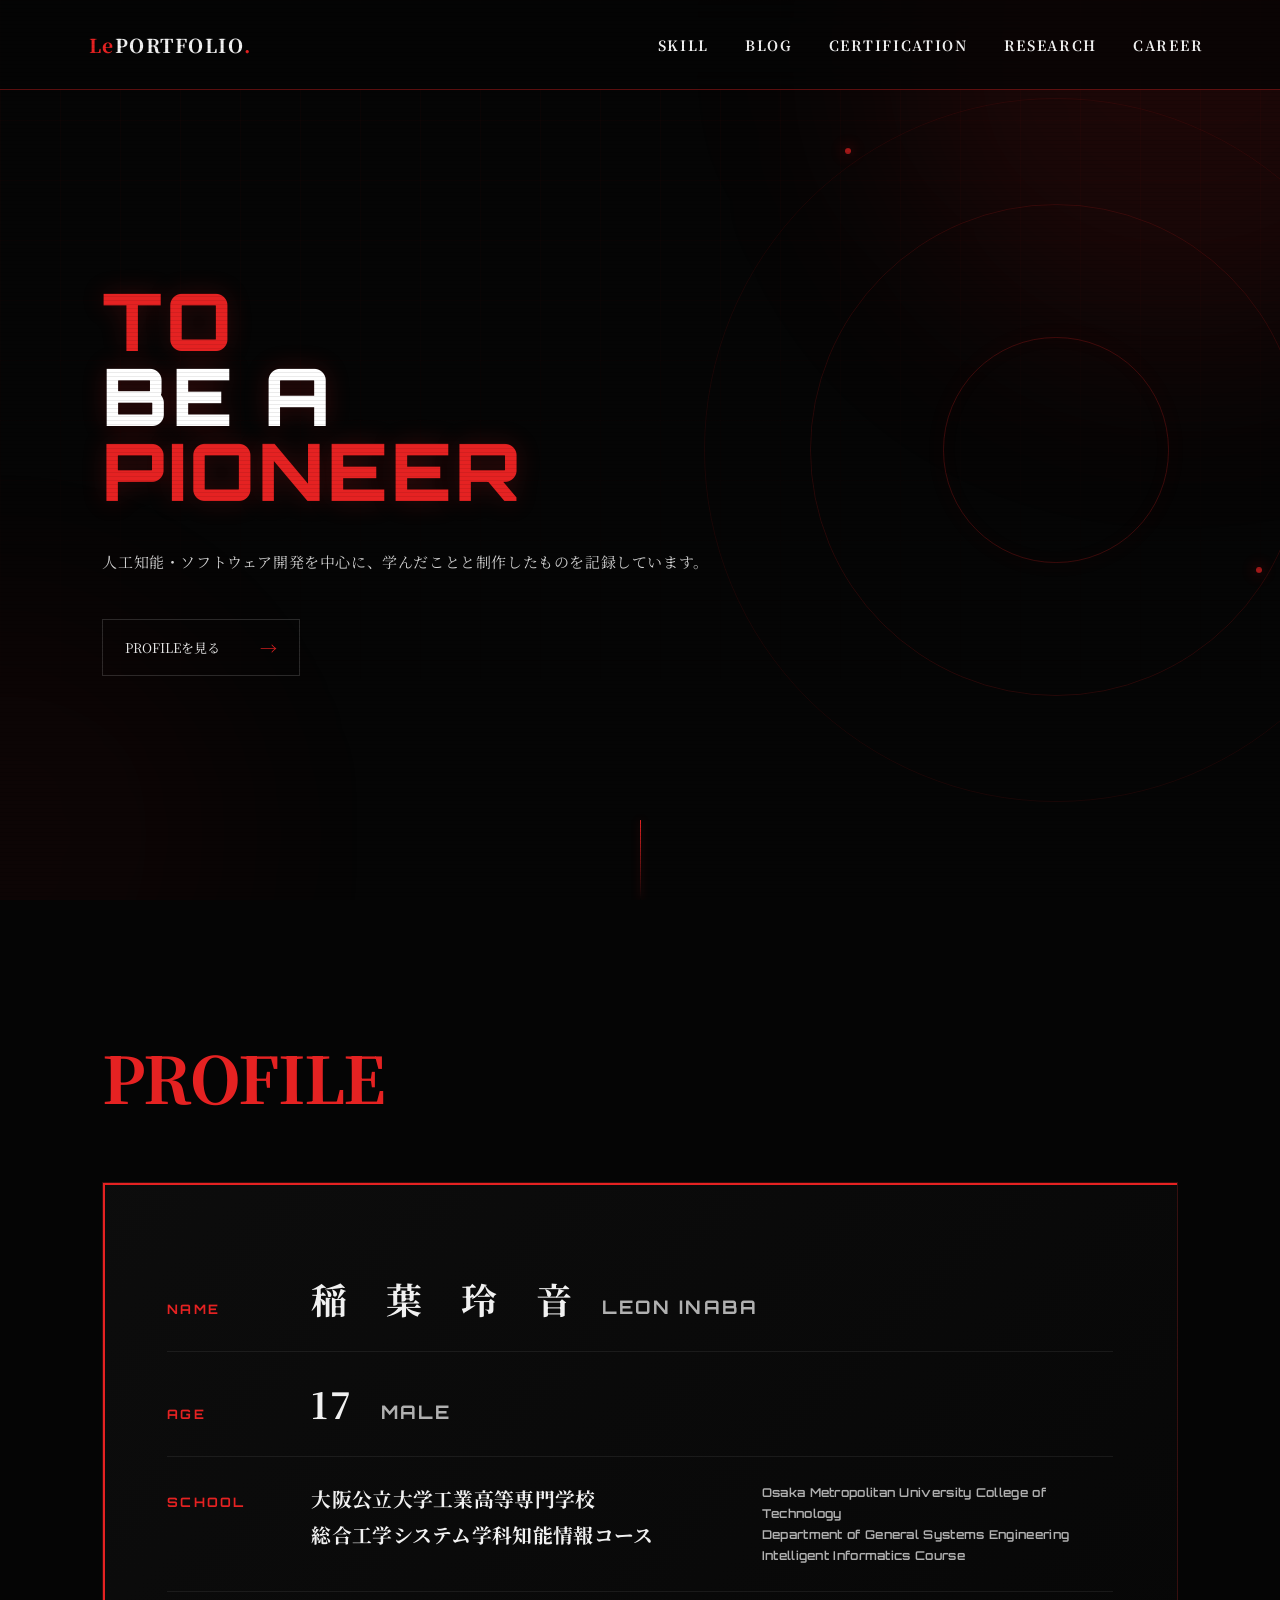
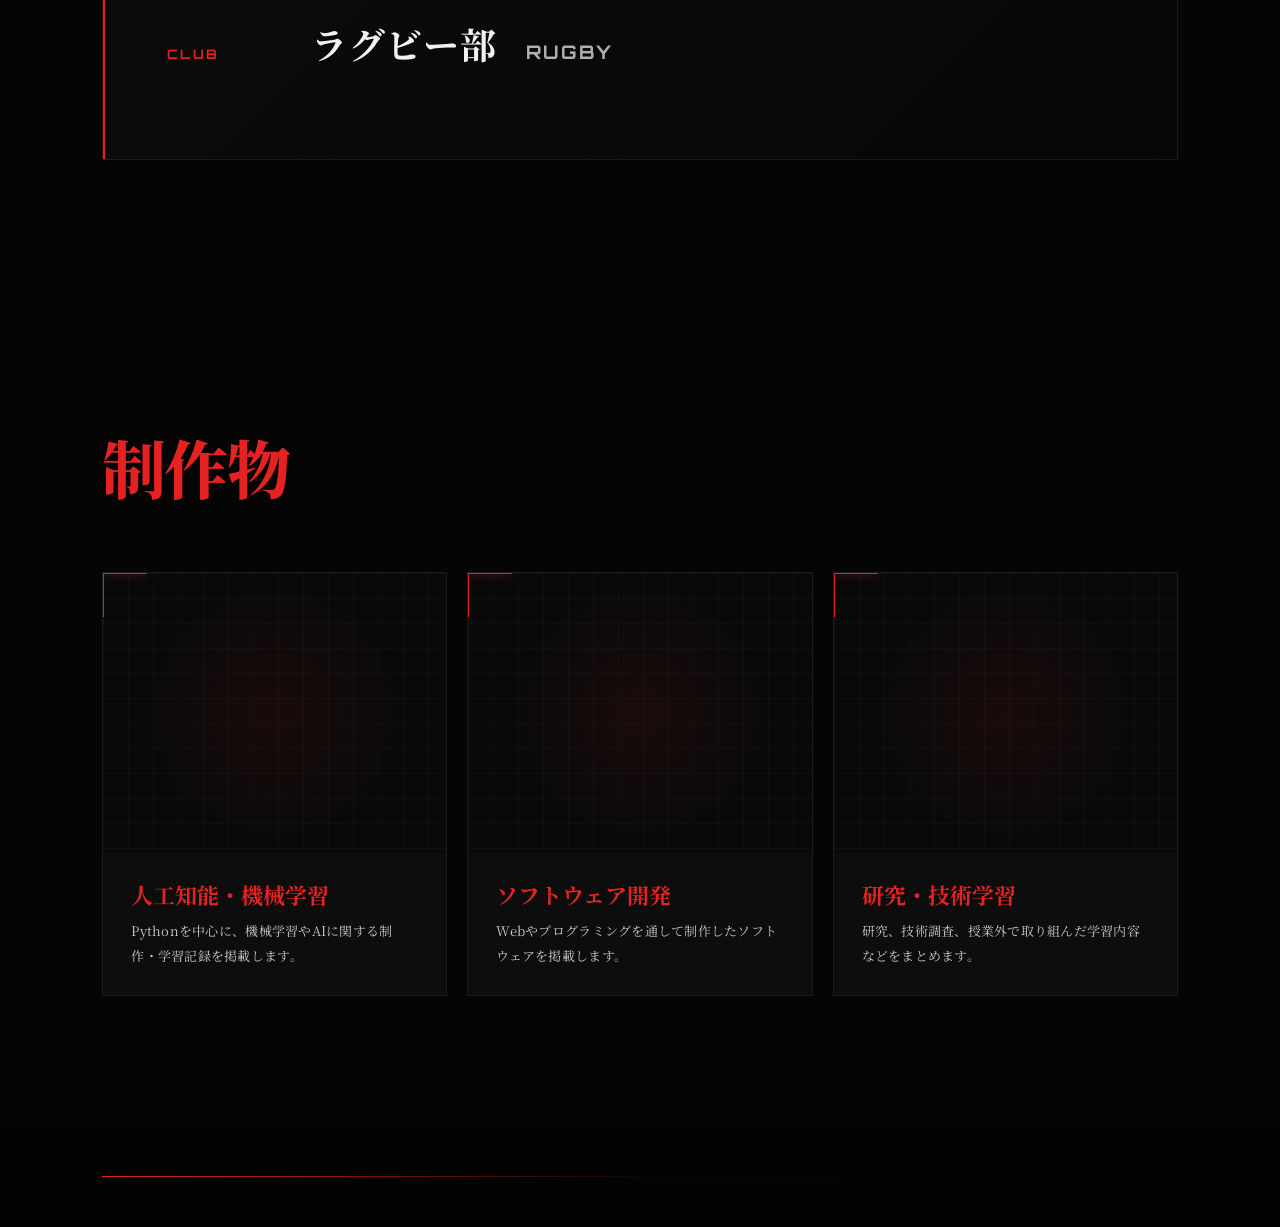
<file: index.html>
<!DOCTYPE html>
<html lang="ja">
<head>
  <meta charset="UTF-8">
  <meta name="viewport" content="width=device-width, initial-scale=1.0">
  <title>LEON INABA｜PORTFOLIO</title>
  <link rel="preconnect" href="https://fonts.googleapis.com">
  <link rel="preconnect" href="https://fonts.gstatic.com" crossorigin>
  <link href="https://fonts.googleapis.com/css2?family=Noto+Serif+JP:wght@400;500;600;700;800;900&family=Orbitron:wght@500;600;700;800;900&display=swap" rel="stylesheet">
  <link rel="stylesheet" href="style.css?v=20260903-0615">
  <link rel="stylesheet" href="japanese-theme.css?v=20260905-0622">
  <style>
    header .logo {
      color: var(--white) !important;
      text-shadow: none !important;
    }
    header .logo span {
      color: var(--red) !important;
    }
    header nav a,
    header nav a.active {
      color: var(--white) !important;
      text-shadow: none !important;
    }
    header nav a:hover,
    header nav a.active:hover {
      color: var(--red-bright) !important;
    }

    .profile { position: relative; }
    .profile-box {
      position: relative;
      max-width: 1080px;
      min-height: 360px;
      margin: 0 auto;
      padding: clamp(34px, 5vw, 64px);
      border: 1px solid rgba(229, 34, 34, 0.2);
      background: linear-gradient(135deg, rgba(13,13,13,0.96), rgba(7,7,7,0.96));
      overflow: hidden;
    }
    .profile-box::before {
      content: "";
      position: absolute;
      top: 0;
      left: 0;
      width: 0;
      height: 2px;
      background: var(--red);
      transition: width 1s cubic-bezier(0.22, 1, 0.36, 1);
    }
    .profile-box::after {
      content: "";
      position: absolute;
      top: 0;
      left: 0;
      width: 2px;
      height: 0;
      background: var(--red);
      transition: height 1s cubic-bezier(0.22, 1, 0.36, 1) 0.12s;
    }
    .profile.is-visible .profile-box::before { width: 100%; }
    .profile.is-visible .profile-box::after { height: 100%; }
    .profile-grid { display: grid; gap: 0; }
    .profile-row {
      display: grid;
      grid-template-columns: 120px 1fr;
      align-items: baseline;
      gap: 24px;
      padding: 24px 0;
      border-bottom: 1px solid rgba(255,255,255,0.07);
      opacity: 0;
      transform: translateY(26px);
      transition: opacity 0.7s ease, transform 0.85s cubic-bezier(0.22, 1, 0.36, 1);
    }
    .profile-row:last-child { border-bottom: 0; }
    .profile-row:nth-child(2) { transition-delay: 0.12s; }
    .profile-row:nth-child(3) { transition-delay: 0.24s; }
    .profile-row:nth-child(4) { transition-delay: 0.36s; }
    .profile.is-visible .profile-row { opacity: 1; transform: translateY(0); }
    .profile-label {
      color: var(--red);
      font-family: "Orbitron", sans-serif;
      font-size: 13px;
      font-weight: 700;
      letter-spacing: 0.16em;
    }
    .profile-value {
      color: var(--white);
      font-family: "Noto Serif JP", "Yu Mincho", "Hiragino Mincho ProN", serif;
      font-size: clamp(22px, 3vw, 36px);
      font-weight: 700;
      line-height: 1.55;
      letter-spacing: 0.04em;
    }
    .profile-value .en {
      margin-left: 18px;
      color: rgba(241,241,241,0.72);
      font-family: "Orbitron", sans-serif;
      font-size: 0.52em;
      letter-spacing: 0.12em;
      white-space: nowrap;
    }
    .school-pair {
      display: grid;
      grid-template-columns: minmax(0, 1.08fr) minmax(0, 0.92fr);
      gap: clamp(18px, 3vw, 42px);
      align-items: start;
    }
    .school-ja, .school-en { min-width: 0; }
    .school-ja {
      font-size: clamp(15px, 1.55vw, 21px);
      line-height: 1.85;
      letter-spacing: 0.015em;
    }
    .school-en {
      padding-top: 1px;
      color: rgba(241,241,241,0.72);
      font-family: "Orbitron", sans-serif;
      font-size: clamp(10px, 0.95vw, 13px);
      font-weight: 600;
      line-height: 1.75;
      letter-spacing: 0.025em;
    }
    @media (max-width: 700px) {
      .profile-row { grid-template-columns: 1fr; gap: 8px; padding: 20px 0; }
      .profile-value .en { display: block; margin: 6px 0 0; }
      .school-pair { grid-template-columns: 1fr; gap: 14px; }
      .school-ja { font-size: clamp(14px, 4.2vw, 18px); }
      .school-en { font-size: clamp(10px, 3.2vw, 12px); }
    }
    @media (prefers-reduced-motion: reduce) {
      .profile-box::before { width: 100%; transition: none; }
      .profile-box::after { height: 100%; transition: none; }
      .profile-row { opacity: 1; transform: none; transition: none; }
    }
  </style>
</head>
<body>
  <div class="background" aria-hidden="true">
    <div class="grid"></div>
    <div class="glow glow-1"></div>
    <div class="glow glow-2"></div>
  </div>
  <header>
    <a href="#" class="logo"><span>Le</span>PORTFOLIO<span>.</span></a>
    <nav>
      <a href="skill.html">SKILL</a>
      <a href="#activity">BLOG</a>
      <a href="certification.html">CERTIFICATION</a>
      <a href="#research">RESEARCH</a>
      <a href="career.html">CAREER</a>
    </nav>
  </header>
  <main>
    <section class="hero">
      <div class="hero-content">
        <h1 aria-label="TO BE A PIONEER">
          <span class="hero-line">TO</span>
          <span class="hero-line hero-line-white">BE A</span>
          <span class="hero-line">PIONEER</span>
        </h1>
        <p>人工知能・ソフトウェア開発を中心に、学んだことと制作したものを記録しています。</p>
        <a href="#profile" class="hero-button">PROFILEを見る <span>→</span></a>
      </div>
      <div class="hero-decoration" aria-hidden="true">
        <div class="circle circle-1"></div>
        <div class="circle circle-2"></div>
        <div class="circle circle-3"></div>
      </div>
      <div class="scroll-line" aria-hidden="true"></div>
    </section>

    <section id="profile" class="profile">
      <div class="section-heading"><h2>PROFILE</h2></div>
      <div class="profile-box">
        <div class="profile-grid">
          <div class="profile-row">
            <div class="profile-label">NAME</div>
            <div class="profile-value">稲　葉　玲　音 <span class="en">LEON INABA</span></div>
          </div>
          <div class="profile-row">
            <div class="profile-label">AGE</div>
            <div class="profile-value">17 <span class="en">MALE</span></div>
          </div>
          <div class="profile-row">
            <div class="profile-label">SCHOOL</div>
            <div class="profile-value school-pair">
              <div class="school-ja">大阪公立大学工業高等専門学校<br>総合工学システム学科知能情報コース</div>
              <div class="school-en">Osaka Metropolitan University College of Technology<br>Department of General Systems Engineering<br>Intelligent Informatics Course</div>
            </div>
          </div>
          <div class="profile-row">
            <div class="profile-label">CLUB</div>
            <div class="profile-value">ラグビー部 <span class="en">RUGBY</span></div>
          </div>
        </div>
      </div>
    </section>

    <section id="works" class="works">
      <div class="section-heading"><h2>制作物</h2></div>
      <div class="works-grid">
        <article class="work-card"><div class="work-image"></div><div class="work-content"><h3>人工知能・機械学習</h3><p>Pythonを中心に、機械学習やAIに関する制作・学習記録を掲載します。</p></div></article>
        <article class="work-card"><div class="work-image"></div><div class="work-content"><h3>ソフトウェア開発</h3><p>Webやプログラミングを通して制作したソフトウェアを掲載します。</p></div></article>
        <article class="work-card"><div class="work-image"></div><div class="work-content"><h3>研究・技術学習</h3><p>研究、技術調査、授業外で取り組んだ学習内容などをまとめます。</p></div></article>
      </div>
    </section>
  </main>
  <footer><div class="footer-line"></div></footer>

  <script>
    (() => {
      const profile = document.querySelector('.profile');
      if (!profile) return;
      const reduceMotion = window.matchMedia('(prefers-reduced-motion: reduce)').matches;
      if (reduceMotion || !('IntersectionObserver' in window)) {
        profile.classList.add('is-visible');
        return;
      }
      const observer = new IntersectionObserver((entries) => {
        entries.forEach((entry) => {
          if (!entry.isIntersecting) return;
          entry.target.classList.add('is-visible');
          observer.unobserve(entry.target);
        });
      }, { threshold: 0.24, rootMargin: '0px 0px -8% 0px' });
      observer.observe(profile);
    })();
  </script>
</body>
</html>
</file>
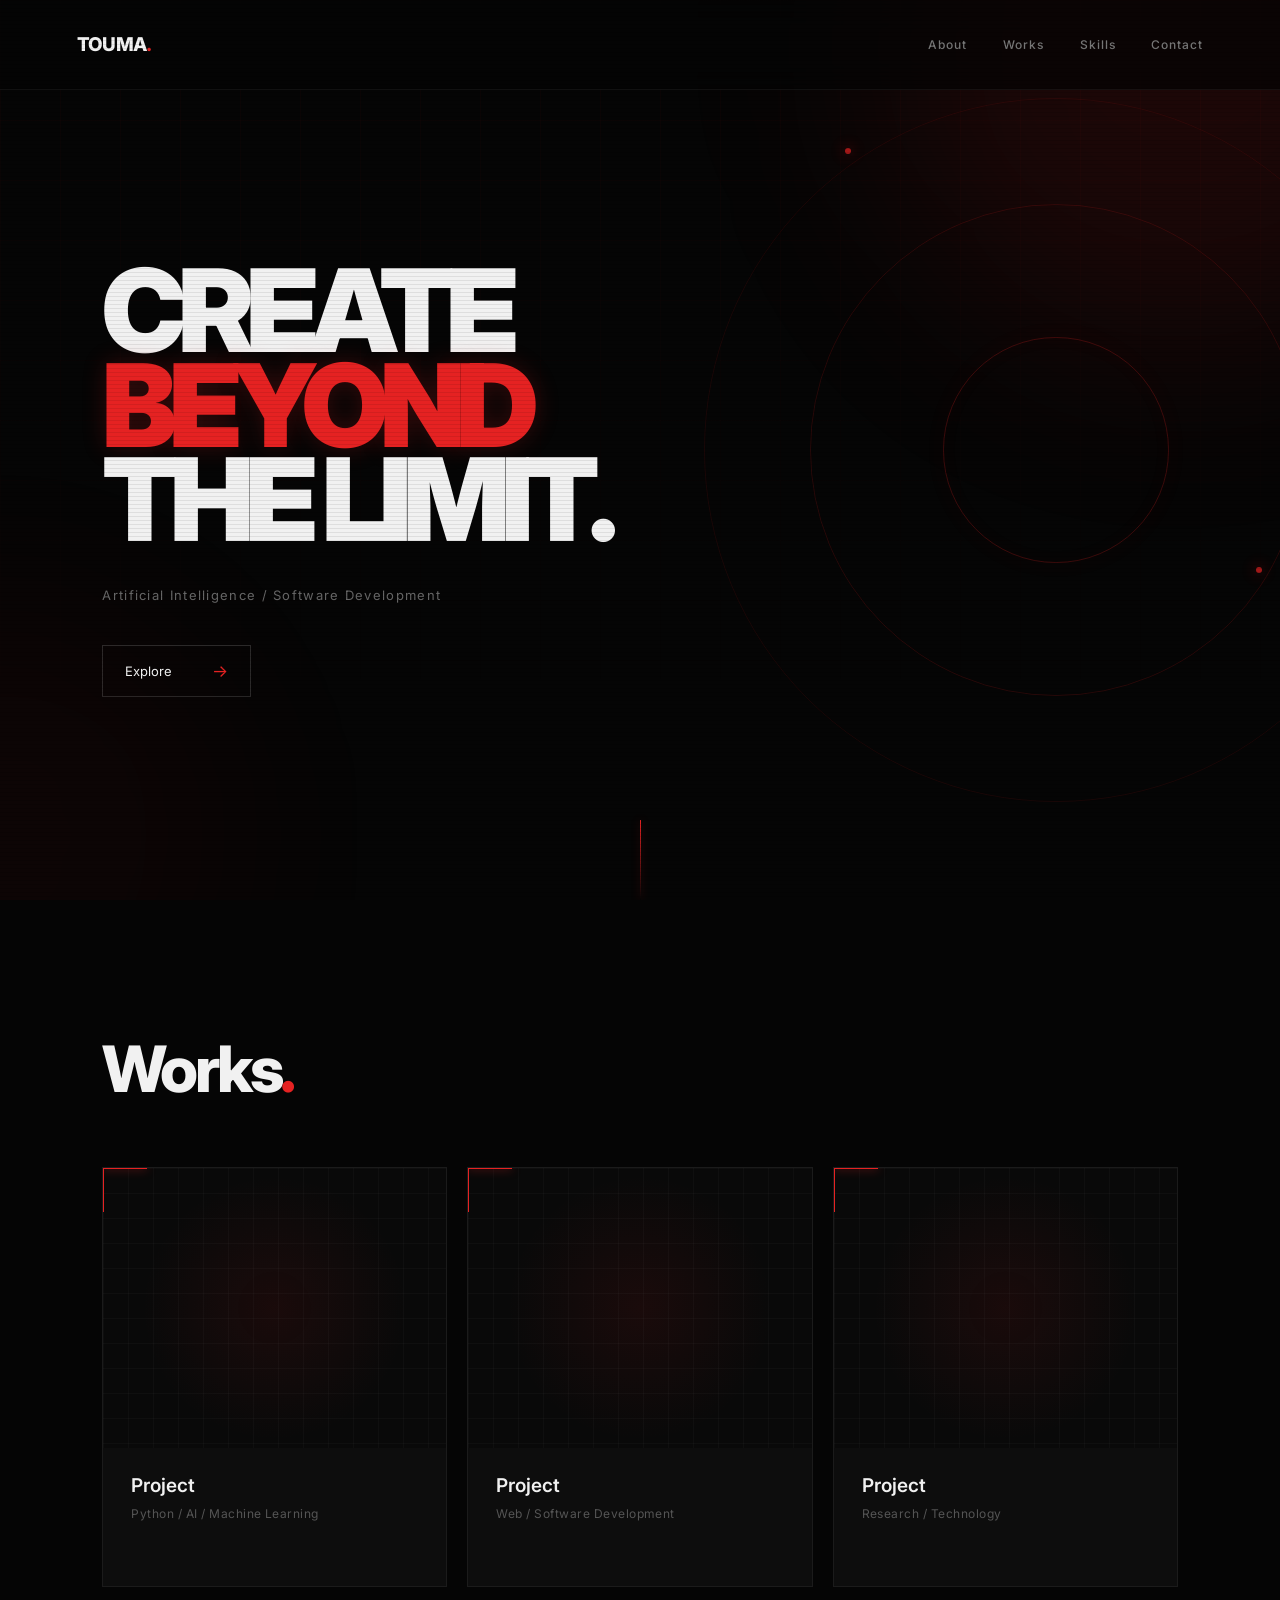
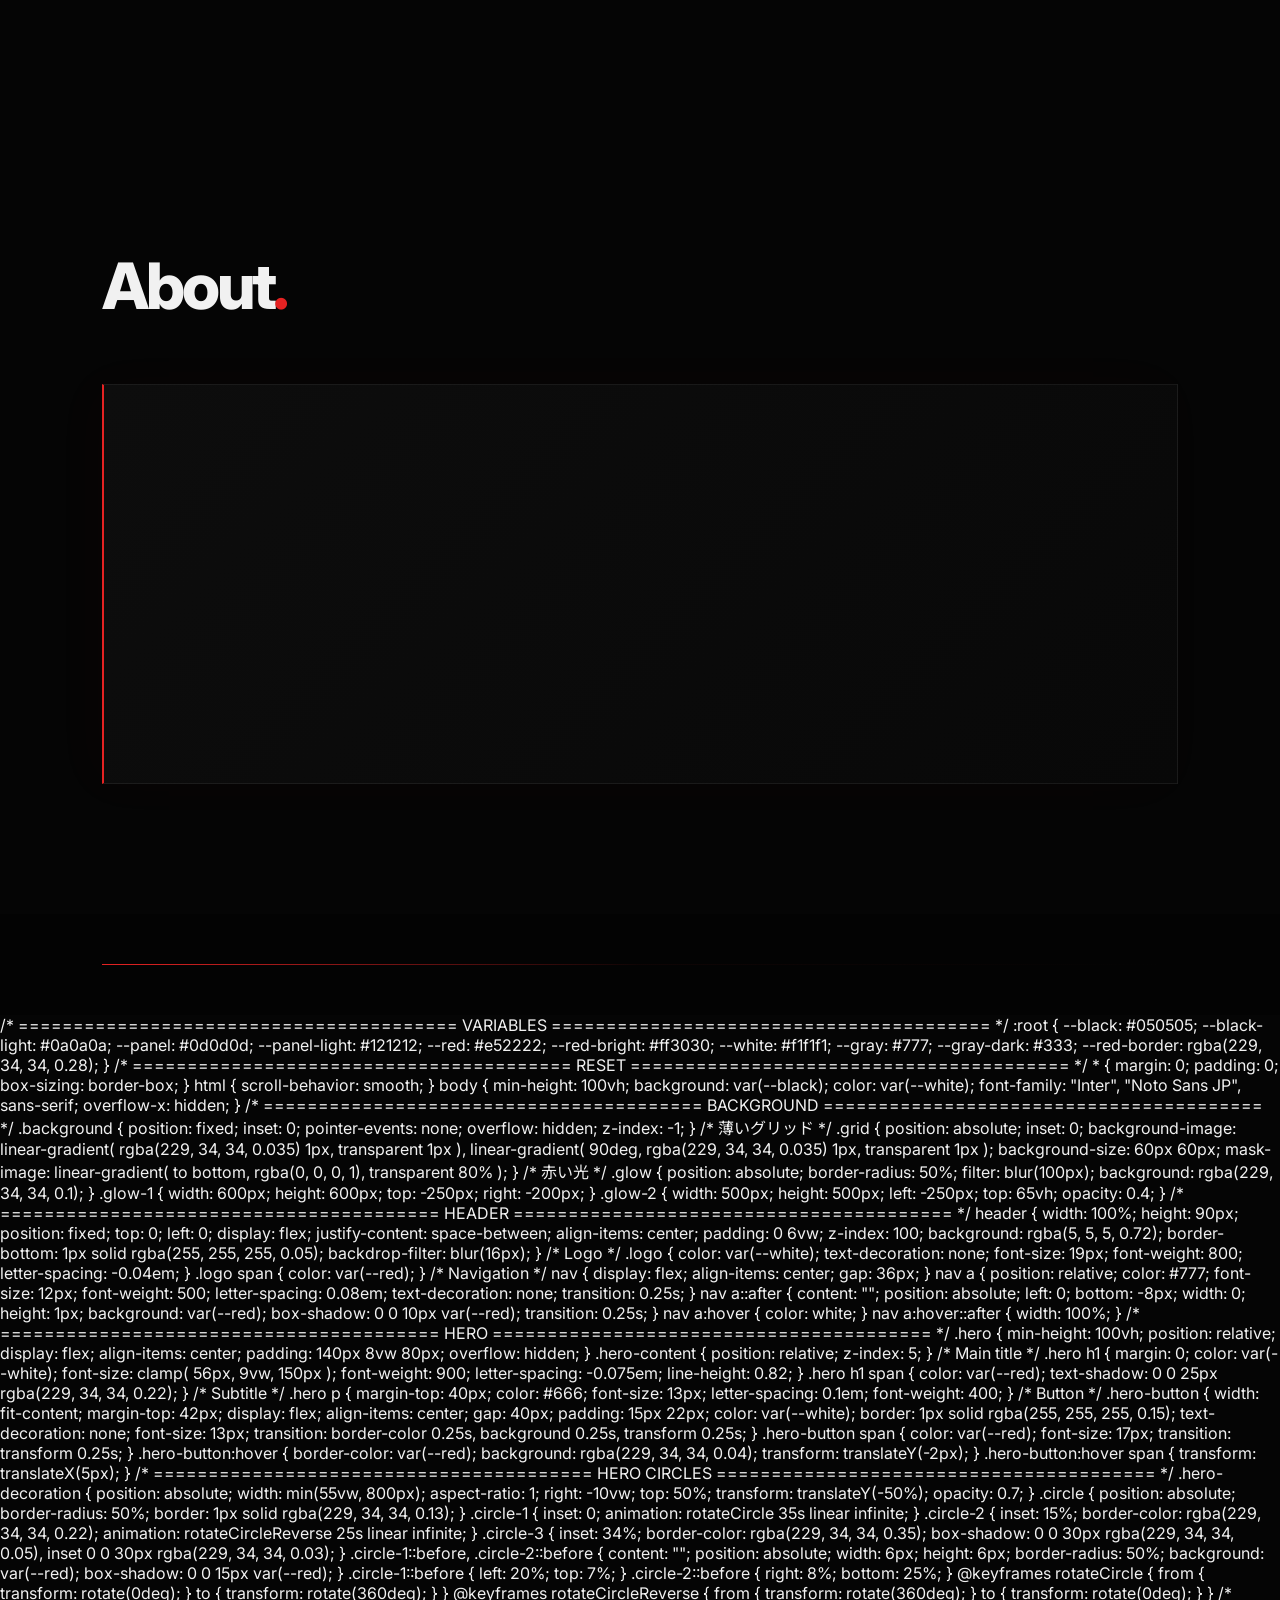
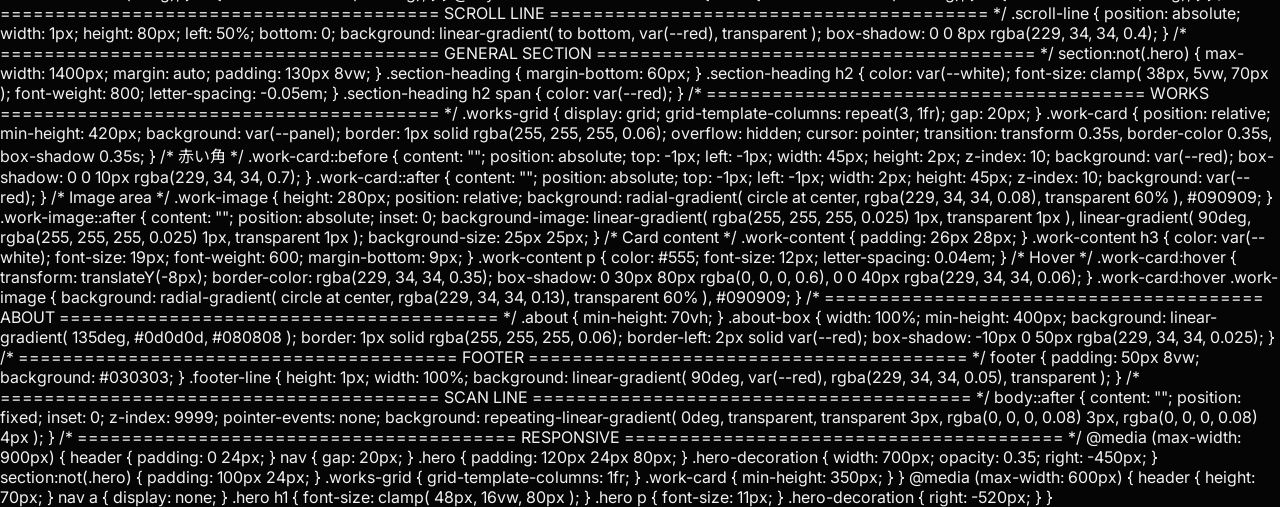
<file: ウェブ作成テストサイトファイル/index.html>
<!DOCTYPE html>
<html lang="ja">
<head>
  <meta charset="UTF-8">
  <meta name="viewport" content="width=device-width, initial-scale=1.0">

  <title>Portfolio</title>

  <link rel="preconnect" href="https://fonts.googleapis.com">
  <link rel="preconnect" href="https://fonts.gstatic.com" crossorigin>

  <link
    href="https://fonts.googleapis.com/css2?family=Inter:wght@400;500;600;700;800;900&family=Noto+Sans+JP:wght@300;400;500;600;700&display=swap"
    rel="stylesheet"
  >

  <link rel="stylesheet" href="style.css">
</head>

<body>

  <!-- 背景 -->
  <div class="background">
    <div class="grid"></div>
    <div class="glow glow-1"></div>
    <div class="glow glow-2"></div>
  </div>


  <!-- Navigation -->
  <header>
    <a href="#" class="logo">
      TOUMA<span>.</span>
    </a>

    <nav>
      <a href="#about">About</a>
      <a href="#works">Works</a>
      <a href="#skills">Skills</a>
      <a href="#contact">Contact</a>
    </nav>
  </header>


  <!-- Hero -->
  <main>

    <section class="hero">

      <div class="hero-content">

        <h1>
          CREATE<br>
          <span>BEYOND</span><br>
          THE LIMIT.
        </h1>

        <p>
          Artificial Intelligence / Software Development
        </p>

        <a href="#works" class="hero-button">
          Explore
          <span>→</span>
        </a>

      </div>

      <div class="hero-decoration">
        <div class="circle circle-1"></div>
        <div class="circle circle-2"></div>
        <div class="circle circle-3"></div>
      </div>

      <div class="scroll-line"></div>

    </section>


    <!-- Works -->
    <section id="works" class="works">

      <div class="section-heading">
        <h2>Works<span>.</span></h2>
      </div>

      <div class="works-grid">

        <article class="work-card">
          <div class="work-image"></div>

          <div class="work-content">
            <h3>Project</h3>
            <p>Python / AI / Machine Learning</p>
          </div>
        </article>


        <article class="work-card">
          <div class="work-image"></div>

          <div class="work-content">
            <h3>Project</h3>
            <p>Web / Software Development</p>
          </div>
        </article>


        <article class="work-card">
          <div class="work-image"></div>

          <div class="work-content">
            <h3>Project</h3>
            <p>Research / Technology</p>
          </div>
        </article>

      </div>

    </section>


    <!-- About -->
    <section id="about" class="about">

      <div class="section-heading">
        <h2>About<span>.</span></h2>
      </div>

      <div class="about-box"></div>

    </section>

  </main>


  <footer>
    <div class="footer-line"></div>
  </footer>

</body>
</html>


/* ========================================
   VARIABLES
======================================== */

:root {
  --black: #050505;
  --black-light: #0a0a0a;
  --panel: #0d0d0d;
  --panel-light: #121212;

  --red: #e52222;
  --red-bright: #ff3030;

  --white: #f1f1f1;
  --gray: #777;
  --gray-dark: #333;

  --red-border: rgba(229, 34, 34, 0.28);
}


/* ========================================
   RESET
======================================== */

* {
  margin: 0;
  padding: 0;
  box-sizing: border-box;
}

html {
  scroll-behavior: smooth;
}

body {
  min-height: 100vh;

  background: var(--black);
  color: var(--white);

  font-family:
    "Inter",
    "Noto Sans JP",
    sans-serif;

  overflow-x: hidden;
}


/* ========================================
   BACKGROUND
======================================== */

.background {
  position: fixed;
  inset: 0;

  pointer-events: none;

  overflow: hidden;

  z-index: -1;
}


/* 薄いグリッド */

.grid {
  position: absolute;
  inset: 0;

  background-image:

    linear-gradient(
      rgba(229, 34, 34, 0.035) 1px,
      transparent 1px
    ),

    linear-gradient(
      90deg,
      rgba(229, 34, 34, 0.035) 1px,
      transparent 1px
    );

  background-size: 60px 60px;

  mask-image:
    linear-gradient(
      to bottom,
      rgba(0, 0, 0, 1),
      transparent 80%
    );
}


/* 赤い光 */

.glow {
  position: absolute;

  border-radius: 50%;

  filter: blur(100px);

  background: rgba(229, 34, 34, 0.1);
}


.glow-1 {
  width: 600px;
  height: 600px;

  top: -250px;
  right: -200px;
}


.glow-2 {
  width: 500px;
  height: 500px;

  left: -250px;
  top: 65vh;

  opacity: 0.4;
}


/* ========================================
   HEADER
======================================== */

header {
  width: 100%;
  height: 90px;

  position: fixed;
  top: 0;
  left: 0;

  display: flex;
  justify-content: space-between;
  align-items: center;

  padding: 0 6vw;

  z-index: 100;

  background: rgba(5, 5, 5, 0.72);

  border-bottom:
    1px solid rgba(255, 255, 255, 0.05);

  backdrop-filter: blur(16px);
}


/* Logo */

.logo {
  color: var(--white);

  text-decoration: none;

  font-size: 19px;

  font-weight: 800;

  letter-spacing: -0.04em;
}


.logo span {
  color: var(--red);
}


/* Navigation */

nav {
  display: flex;

  align-items: center;

  gap: 36px;
}


nav a {
  position: relative;

  color: #777;

  font-size: 12px;

  font-weight: 500;

  letter-spacing: 0.08em;

  text-decoration: none;

  transition: 0.25s;
}


nav a::after {
  content: "";

  position: absolute;

  left: 0;
  bottom: -8px;

  width: 0;
  height: 1px;

  background: var(--red);

  box-shadow:
    0 0 10px var(--red);

  transition: 0.25s;
}


nav a:hover {
  color: white;
}


nav a:hover::after {
  width: 100%;
}


/* ========================================
   HERO
======================================== */

.hero {
  min-height: 100vh;

  position: relative;

  display: flex;

  align-items: center;

  padding:
    140px
    8vw
    80px;

  overflow: hidden;
}


.hero-content {
  position: relative;

  z-index: 5;
}


/* Main title */

.hero h1 {
  margin: 0;

  color: var(--white);

  font-size:
    clamp(
      56px,
      9vw,
      150px
    );

  font-weight: 900;

  letter-spacing: -0.075em;

  line-height: 0.82;
}


.hero h1 span {
  color: var(--red);

  text-shadow:
    0 0 25px
    rgba(229, 34, 34, 0.22);
}


/* Subtitle */

.hero p {
  margin-top: 40px;

  color: #666;

  font-size: 13px;

  letter-spacing: 0.1em;

  font-weight: 400;
}


/* Button */

.hero-button {
  width: fit-content;

  margin-top: 42px;

  display: flex;

  align-items: center;

  gap: 40px;

  padding:
    15px
    22px;

  color: var(--white);

  border:
    1px solid
    rgba(255, 255, 255, 0.15);

  text-decoration: none;

  font-size: 13px;

  transition:
    border-color 0.25s,
    background 0.25s,
    transform 0.25s;
}


.hero-button span {
  color: var(--red);

  font-size: 17px;

  transition: transform 0.25s;
}


.hero-button:hover {
  border-color: var(--red);

  background:
    rgba(229, 34, 34, 0.04);

  transform:
    translateY(-2px);
}


.hero-button:hover span {
  transform:
    translateX(5px);
}


/* ========================================
   HERO CIRCLES
======================================== */

.hero-decoration {
  position: absolute;

  width: min(55vw, 800px);
  aspect-ratio: 1;

  right: -10vw;
  top: 50%;

  transform:
    translateY(-50%);

  opacity: 0.7;
}


.circle {
  position: absolute;

  border-radius: 50%;

  border:
    1px solid
    rgba(229, 34, 34, 0.13);
}


.circle-1 {
  inset: 0;

  animation:
    rotateCircle
    35s linear infinite;
}


.circle-2 {
  inset: 15%;

  border-color:
    rgba(229, 34, 34, 0.22);

  animation:
    rotateCircleReverse
    25s linear infinite;
}


.circle-3 {
  inset: 34%;

  border-color:
    rgba(229, 34, 34, 0.35);

  box-shadow:

    0 0 30px
    rgba(229, 34, 34, 0.05),

    inset 0 0 30px
    rgba(229, 34, 34, 0.03);
}


.circle-1::before,
.circle-2::before {
  content: "";

  position: absolute;

  width: 6px;
  height: 6px;

  border-radius: 50%;

  background: var(--red);

  box-shadow:
    0 0 15px var(--red);
}


.circle-1::before {
  left: 20%;
  top: 7%;
}


.circle-2::before {
  right: 8%;
  bottom: 25%;
}


@keyframes rotateCircle {

  from {
    transform:
      rotate(0deg);
  }

  to {
    transform:
      rotate(360deg);
  }

}


@keyframes rotateCircleReverse {

  from {
    transform:
      rotate(360deg);
  }

  to {
    transform:
      rotate(0deg);
  }

}


/* ========================================
   SCROLL LINE
======================================== */

.scroll-line {
  position: absolute;

  width: 1px;
  height: 80px;

  left: 50%;

  bottom: 0;

  background:
    linear-gradient(
      to bottom,
      var(--red),
      transparent
    );

  box-shadow:
    0 0 8px
    rgba(229, 34, 34, 0.4);
}


/* ========================================
   GENERAL SECTION
======================================== */

section:not(.hero) {
  max-width: 1400px;

  margin: auto;

  padding:
    130px
    8vw;
}


.section-heading {
  margin-bottom: 60px;
}


.section-heading h2 {
  color: var(--white);

  font-size:
    clamp(
      38px,
      5vw,
      70px
    );

  font-weight: 800;

  letter-spacing:
    -0.05em;
}


.section-heading h2 span {
  color: var(--red);
}


/* ========================================
   WORKS
======================================== */

.works-grid {
  display: grid;

  grid-template-columns:
    repeat(3, 1fr);

  gap: 20px;
}


.work-card {
  position: relative;

  min-height: 420px;

  background:
    var(--panel);

  border:
    1px solid
    rgba(255, 255, 255, 0.06);

  overflow: hidden;

  cursor: pointer;

  transition:
    transform 0.35s,
    border-color 0.35s,
    box-shadow 0.35s;
}


/* 赤い角 */

.work-card::before {
  content: "";

  position: absolute;

  top: -1px;
  left: -1px;

  width: 45px;
  height: 2px;

  z-index: 10;

  background: var(--red);

  box-shadow:
    0 0 10px
    rgba(229, 34, 34, 0.7);
}


.work-card::after {
  content: "";

  position: absolute;

  top: -1px;
  left: -1px;

  width: 2px;
  height: 45px;

  z-index: 10;

  background: var(--red);
}


/* Image area */

.work-image {
  height: 280px;

  position: relative;

  background:

    radial-gradient(
      circle at center,
      rgba(229, 34, 34, 0.08),
      transparent 60%
    ),

    #090909;
}


.work-image::after {
  content: "";

  position: absolute;

  inset: 0;

  background-image:

    linear-gradient(
      rgba(255, 255, 255, 0.025) 1px,
      transparent 1px
    ),

    linear-gradient(
      90deg,
      rgba(255, 255, 255, 0.025) 1px,
      transparent 1px
    );

  background-size:
    25px 25px;
}


/* Card content */

.work-content {
  padding:
    26px
    28px;
}


.work-content h3 {
  color: var(--white);

  font-size: 19px;

  font-weight: 600;

  margin-bottom: 9px;
}


.work-content p {
  color: #555;

  font-size: 12px;

  letter-spacing: 0.04em;
}


/* Hover */

.work-card:hover {
  transform:
    translateY(-8px);

  border-color:
    rgba(229, 34, 34, 0.35);

  box-shadow:

    0 30px 80px
    rgba(0, 0, 0, 0.6),

    0 0 40px
    rgba(229, 34, 34, 0.06);
}


.work-card:hover .work-image {
  background:

    radial-gradient(
      circle at center,
      rgba(229, 34, 34, 0.13),
      transparent 60%
    ),

    #090909;
}


/* ========================================
   ABOUT
======================================== */

.about {
  min-height: 70vh;
}


.about-box {
  width: 100%;

  min-height: 400px;

  background:
    linear-gradient(
      135deg,
      #0d0d0d,
      #080808
    );

  border:
    1px solid
    rgba(255, 255, 255, 0.06);

  border-left:
    2px solid
    var(--red);

  box-shadow:
    -10px 0 50px
    rgba(229, 34, 34, 0.025);
}


/* ========================================
   FOOTER
======================================== */

footer {
  padding:
    50px
    8vw;

  background:
    #030303;
}


.footer-line {
  height: 1px;

  width: 100%;

  background:
    linear-gradient(
      90deg,
      var(--red),
      rgba(229, 34, 34, 0.05),
      transparent
    );
}


/* ========================================
   SCAN LINE
======================================== */

body::after {
  content: "";

  position: fixed;

  inset: 0;

  z-index: 9999;

  pointer-events: none;

  background:
    repeating-linear-gradient(
      0deg,
      transparent,
      transparent 3px,
      rgba(0, 0, 0, 0.08) 3px,
      rgba(0, 0, 0, 0.08) 4px
    );
}


/* ========================================
   RESPONSIVE
======================================== */

@media (max-width: 900px) {

  header {
    padding:
      0
      24px;
  }


  nav {
    gap: 20px;
  }


  .hero {
    padding:
      120px
      24px
      80px;
  }


  .hero-decoration {
    width: 700px;

    opacity: 0.35;

    right: -450px;
  }


  section:not(.hero) {
    padding:
      100px
      24px;
  }


  .works-grid {
    grid-template-columns:
      1fr;
  }


  .work-card {
    min-height: 350px;
  }

}


@media (max-width: 600px) {

  header {
    height: 70px;
  }


  nav a {
    display: none;
  }


  .hero h1 {
    font-size:
      clamp(
        48px,
        16vw,
        80px
      );
  }


  .hero p {
    font-size: 11px;
  }


  .hero-decoration {
    right: -520px;
  }

}
</file>
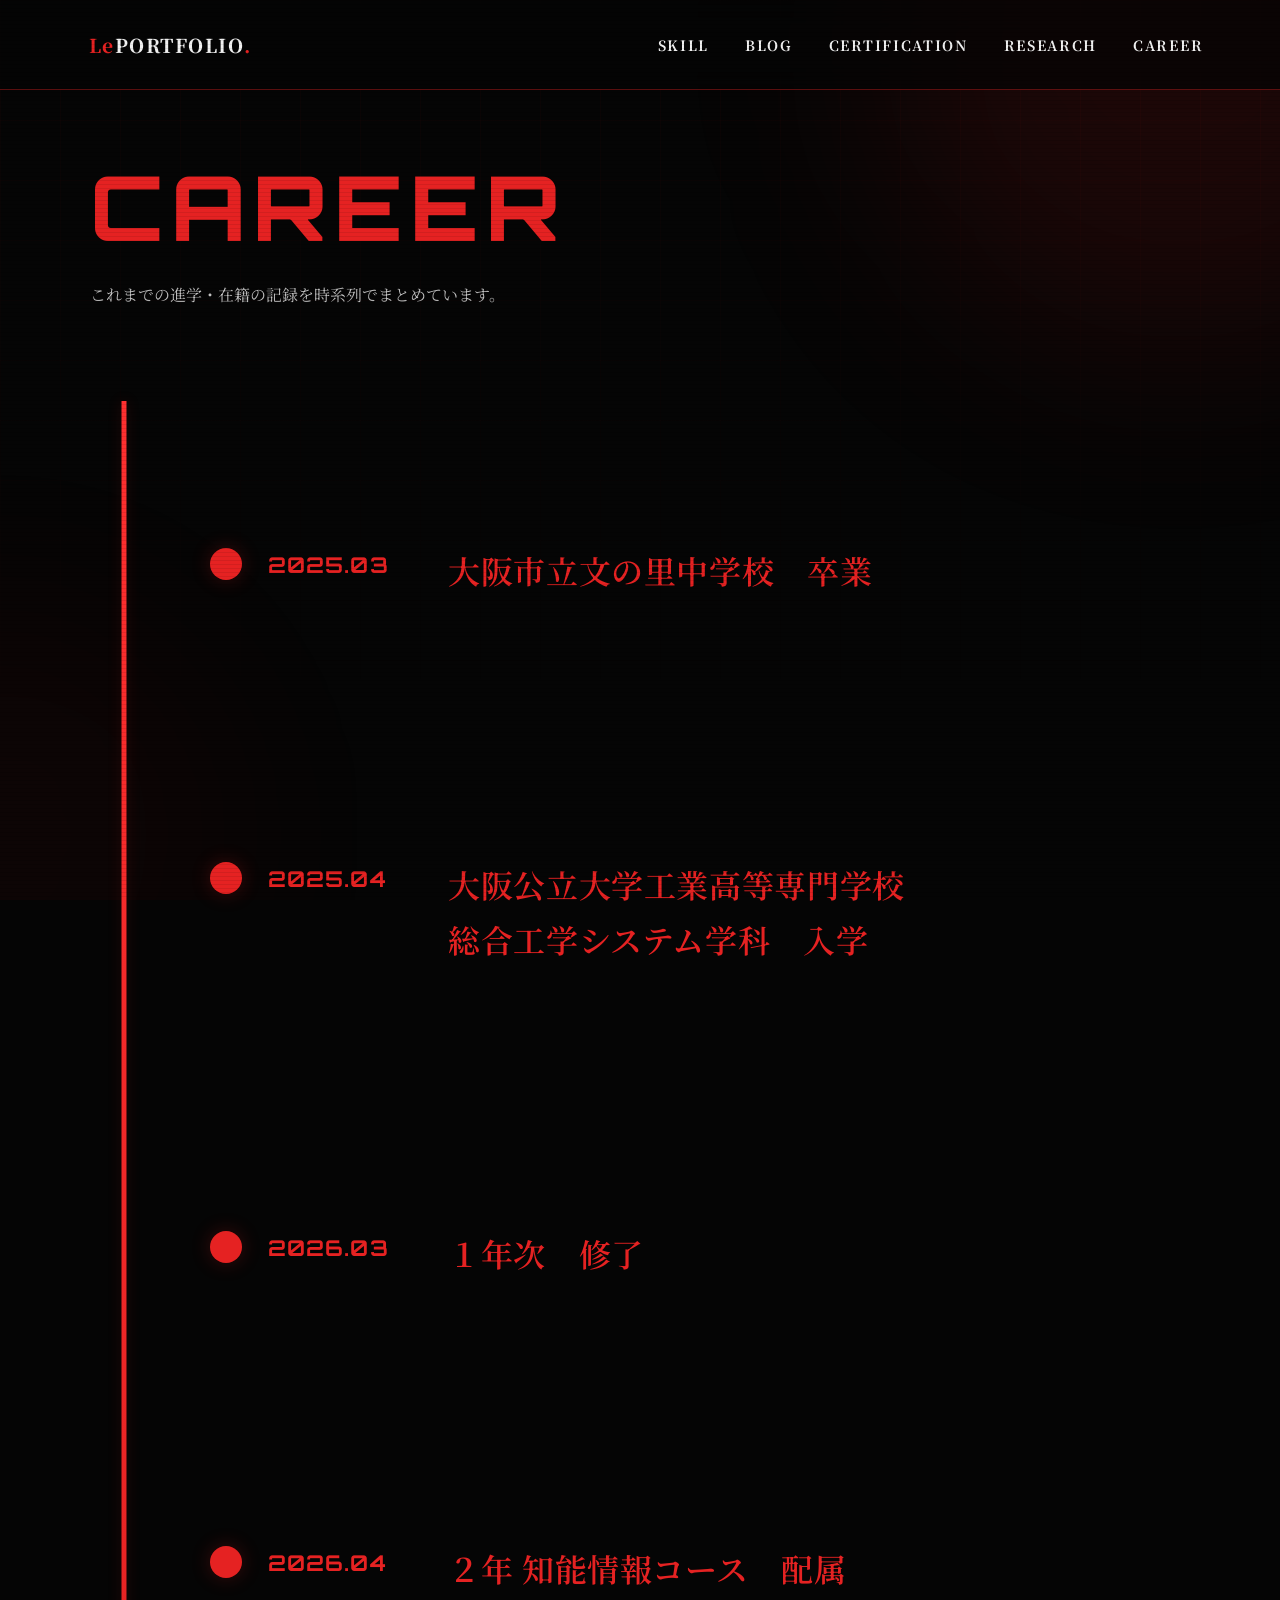
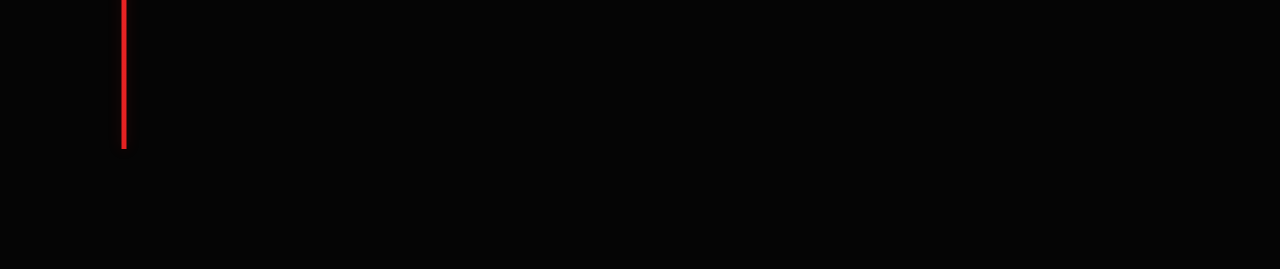
<file: career.html>
<!DOCTYPE html>
<html lang="ja">
<head>
  <meta charset="UTF-8">
  <meta name="viewport" content="width=device-width, initial-scale=1.0">
  <title>CAREER｜LEON INABA</title>
  <link rel="preconnect" href="https://fonts.googleapis.com">
  <link rel="preconnect" href="https://fonts.gstatic.com" crossorigin>
  <link href="https://fonts.googleapis.com/css2?family=Noto+Serif+JP:wght@400;500;600;700;800;900&family=Orbitron:wght@500;600;700;800;900&display=swap" rel="stylesheet">
  <link rel="stylesheet" href="style.css?v=20260903-0615">
  <link rel="stylesheet" href="japanese-theme.css?v=20260903-0615">
  <style>
    .career-page { min-height: 100vh; padding: 150px 7vw 120px; position: relative; z-index: 2; }
    .career-title { margin: 0 0 16px; color: var(--red); font-family: "Orbitron", sans-serif; font-size: clamp(48px, 7vw, 96px); font-weight: 800; letter-spacing: 0.08em; }
    .career-lead { max-width: 760px; margin: 0 0 90px; color: var(--white); line-height: 2; opacity: 0.8; }

    .timeline {
      --rail-x: 34px;
      position: relative;
      max-width: 1120px;
      margin: 0 auto;
      padding: 12px 0 24px;
    }

    .timeline::before {
      content: "";
      position: absolute;
      left: var(--rail-x);
      top: 0;
      bottom: 0;
      width: 5px;
      background: linear-gradient(to bottom, var(--red-bright), var(--red));
      box-shadow: 0 0 14px rgba(229,34,34,0.18);
      transform: translateX(-50%) scaleY(0);
      transform-origin: top;
      opacity: 0;
      transition: transform 1.1s cubic-bezier(0.22, 1, 0.36, 1), opacity 0.35s ease;
    }

    .timeline.rail-visible::before {
      transform: translateX(-50%) scaleY(1);
      opacity: 1;
    }

    .timeline-item {
      position: relative;
      display: grid;
      grid-template-columns: 68px 170px minmax(0, 1fr);
      align-items: start;
      min-height: 165px;
      padding: 12px 0 36px;
    }

    .timeline-node {
      grid-column: 1;
      justify-self: center;
      position: relative;
      z-index: 2;
      width: 32px;
      height: 32px;
      margin-top: 5px;
      border: 0;
      border-radius: 50%;
      background: var(--red);
      box-shadow: 0 0 14px rgba(229,34,34,0.18);
      opacity: 0;
      transform: scale(0.28);
      transition: opacity 0.3s ease, transform 0.72s cubic-bezier(0.18, 1.4, 0.36, 1), box-shadow 0.7s ease;
    }

    .timeline-phase {
      grid-column: 2;
      padding: 8px 18px 0 8px;
      color: var(--red);
      font-family: "Orbitron", sans-serif;
      font-size: clamp(16px, 1.7vw, 22px);
      font-weight: 700;
      letter-spacing: 0.05em;
      white-space: nowrap;
      opacity: 0;
      transform: translateX(-18px);
      transition: opacity 0.62s ease, transform 0.78s cubic-bezier(0.22, 1, 0.36, 1);
    }

    .timeline-copy {
      grid-column: 3;
      padding: 0 0 0 18px;
      max-width: 800px;
      opacity: 0;
      transform: translateY(28px);
      transition: opacity 0.68s ease 0.08s, transform 0.82s cubic-bezier(0.22, 1, 0.36, 1) 0.08s;
    }

    .timeline-copy h2 { margin: 0; color: var(--red); font-family: "Noto Serif JP", "Yu Mincho", "Hiragino Mincho ProN", serif; font-size: clamp(23px, 2.5vw, 34px); font-weight: 600; letter-spacing: 0.02em; line-height: 1.7; }

    .timeline-item.is-visible .timeline-node {
      opacity: 1;
      transform: scale(1);
      box-shadow: 0 0 20px rgba(229,34,34,0.24);
    }

    .timeline-item.is-visible .timeline-phase,
    .timeline-item.is-visible .timeline-copy {
      opacity: 1;
      transform: none;
    }

    nav a.active { color: var(--red-bright); text-shadow: 0 0 10px rgba(229,34,34,0.45); }
    header .logo { color: var(--white) !important; text-shadow: none !important; }
    header .logo span { color: var(--red) !important; }
    header nav a,
    header nav a.active { color: var(--white) !important; text-shadow: none !important; }
    header nav a:hover,
    header nav a.active:hover { color: var(--red-bright) !important; }

    @media (max-width: 760px) {
      .career-page { padding: 130px 7vw 90px; }
      .career-lead { margin-bottom: 58px; }
      .timeline { --rail-x: 20px; }
      .timeline::before { width: 4px; }
      .timeline-item { grid-template-columns: 40px 1fr; min-height: 0; padding: 0 0 58px; }
      .timeline-node { grid-column: 1; grid-row: 1 / span 2; width: 26px; height: 26px; margin-top: 2px; }
      .timeline-phase { grid-column: 2; padding: 0 0 8px 16px; font-size: 14px; }
      .timeline-copy { grid-column: 2; padding: 0 0 0 16px; }
    }

    @media (prefers-reduced-motion: reduce) {
      .timeline::before,
      .timeline-node,
      .timeline-phase,
      .timeline-copy {
        transition: none;
        opacity: 1;
        transform: none;
      }
      .timeline::before { transform: translateX(-50%) scaleY(1); }
    }
  </style>
</head>
<body>
  <div class="background" aria-hidden="true"><div class="grid"></div><div class="glow glow-1"></div><div class="glow glow-2"></div></div>
  <header>
    <a href="index.html" class="logo"><span>Le</span>PORTFOLIO<span>.</span></a>
    <nav>
      <a href="skill.html">SKILL</a>
      <a href="index.html#activity">BLOG</a>
      <a href="certification.html">CERTIFICATION</a>
      <a href="index.html#research">RESEARCH</a>
      <a href="career.html" class="active">CAREER</a>
    </nav>
  </header>
  <main class="career-page">
    <h1 class="career-title">CAREER</h1>
    <p class="career-lead">これまでの進学・在籍の記録を時系列でまとめています。</p>
    <div class="timeline">
      <section class="timeline-item"><div class="timeline-node" aria-hidden="true"></div><div class="timeline-phase">2025.03</div><div class="timeline-copy"><h2>大阪市立文の里中学校　卒業</h2></div></section>
      <section class="timeline-item"><div class="timeline-node" aria-hidden="true"></div><div class="timeline-phase">2025.04</div><div class="timeline-copy"><h2>大阪公立大学工業高等専門学校<br>総合工学システム学科　入学</h2></div></section>
      <section class="timeline-item"><div class="timeline-node" aria-hidden="true"></div><div class="timeline-phase">2026.03</div><div class="timeline-copy"><h2>１年次　修了</h2></div></section>
      <section class="timeline-item"><div class="timeline-node" aria-hidden="true"></div><div class="timeline-phase">2026.04</div><div class="timeline-copy"><h2>２年 知能情報コース　配属</h2></div></section>
    </div>
  </main>

  <script>
    (() => {
      const timeline = document.querySelector('.timeline');
      const items = [...document.querySelectorAll('.timeline-item')];
      const reduceMotion = window.matchMedia('(prefers-reduced-motion: reduce)').matches;

      if (reduceMotion || !('IntersectionObserver' in window)) {
        timeline.classList.add('rail-visible');
        items.forEach((item) => item.classList.add('is-visible'));
        return;
      }

      const railObserver = new IntersectionObserver((entries) => {
        entries.forEach((entry) => {
          if (!entry.isIntersecting) return;
          timeline.classList.add('rail-visible');
          railObserver.disconnect();
        });
      }, { threshold: 0.08 });

      const itemObserver = new IntersectionObserver((entries) => {
        entries.forEach((entry) => {
          if (!entry.isIntersecting) return;
          entry.target.classList.add('is-visible');
          itemObserver.unobserve(entry.target);
        });
      }, {
        threshold: 0.32,
        rootMargin: '0px 0px -8% 0px'
      });

      railObserver.observe(timeline);
      items.forEach((item) => itemObserver.observe(item));
    })();
  </script>
</body>
</html>
</file>
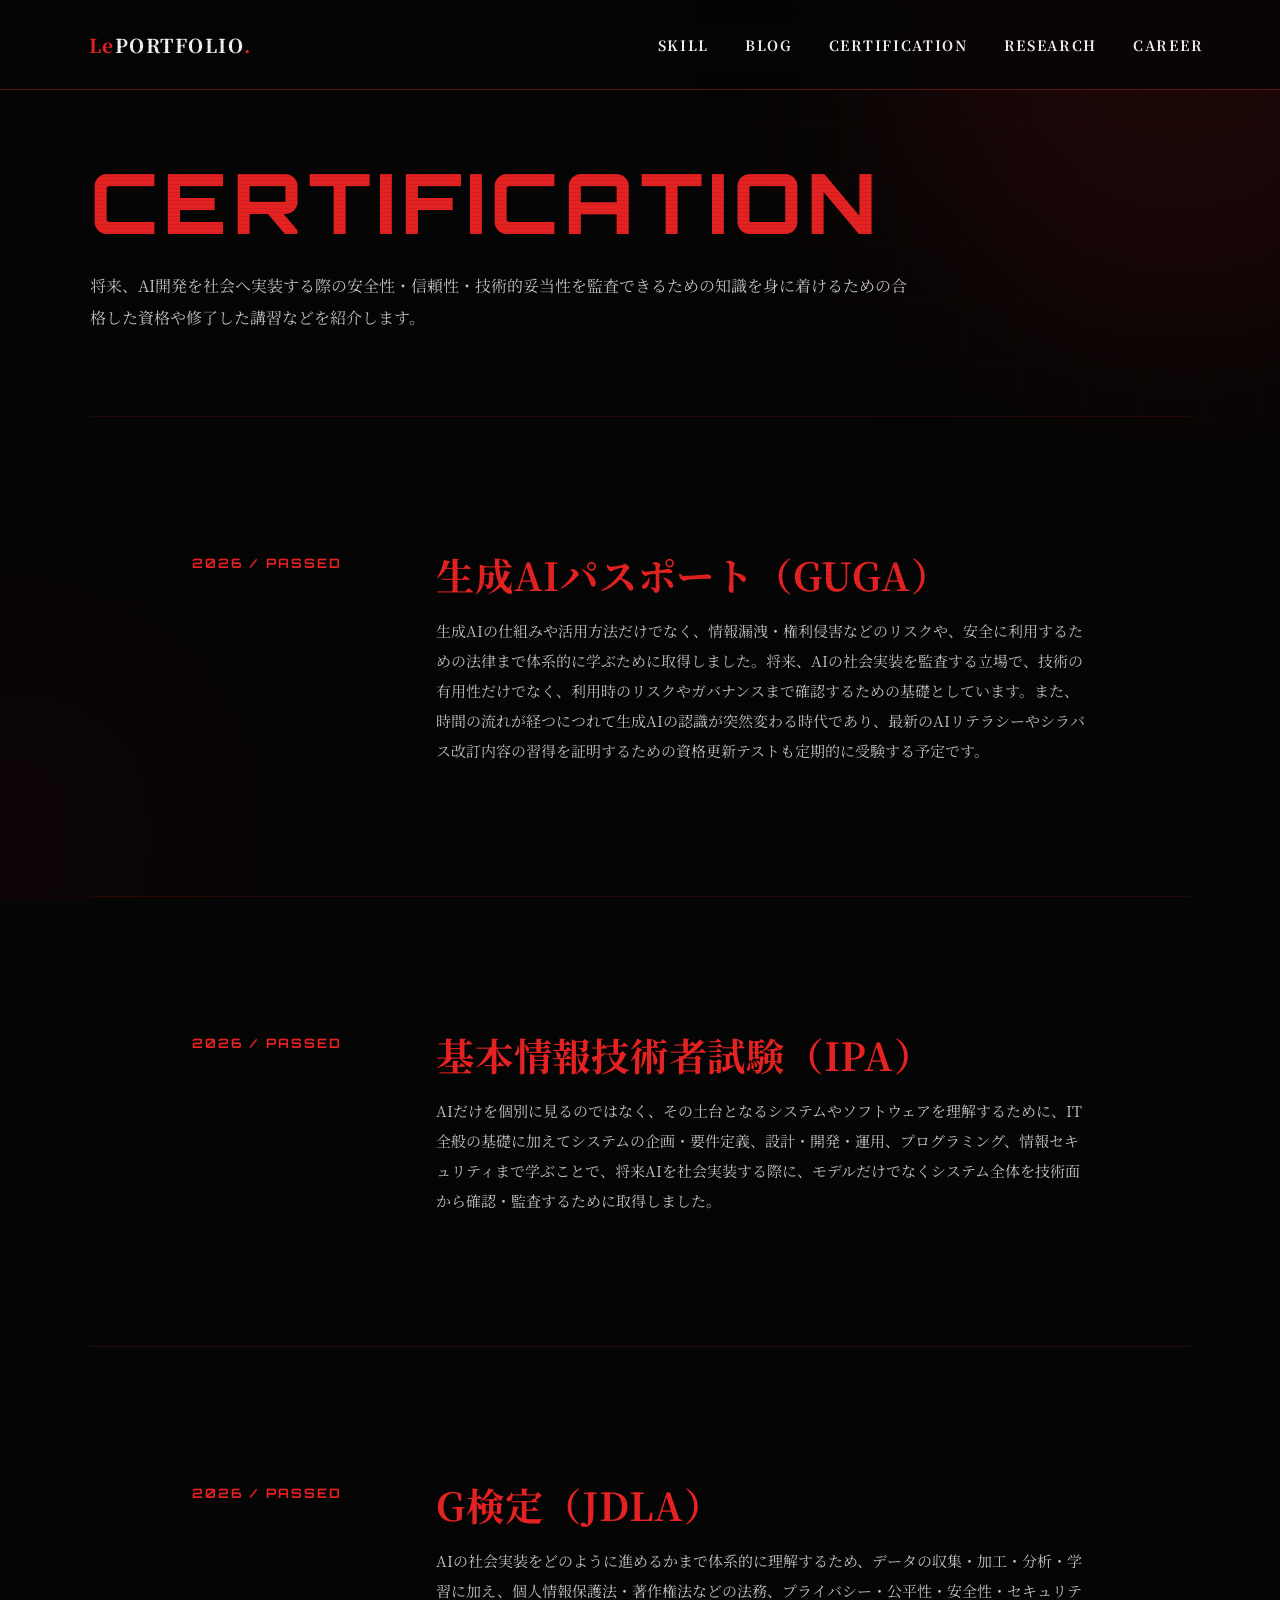
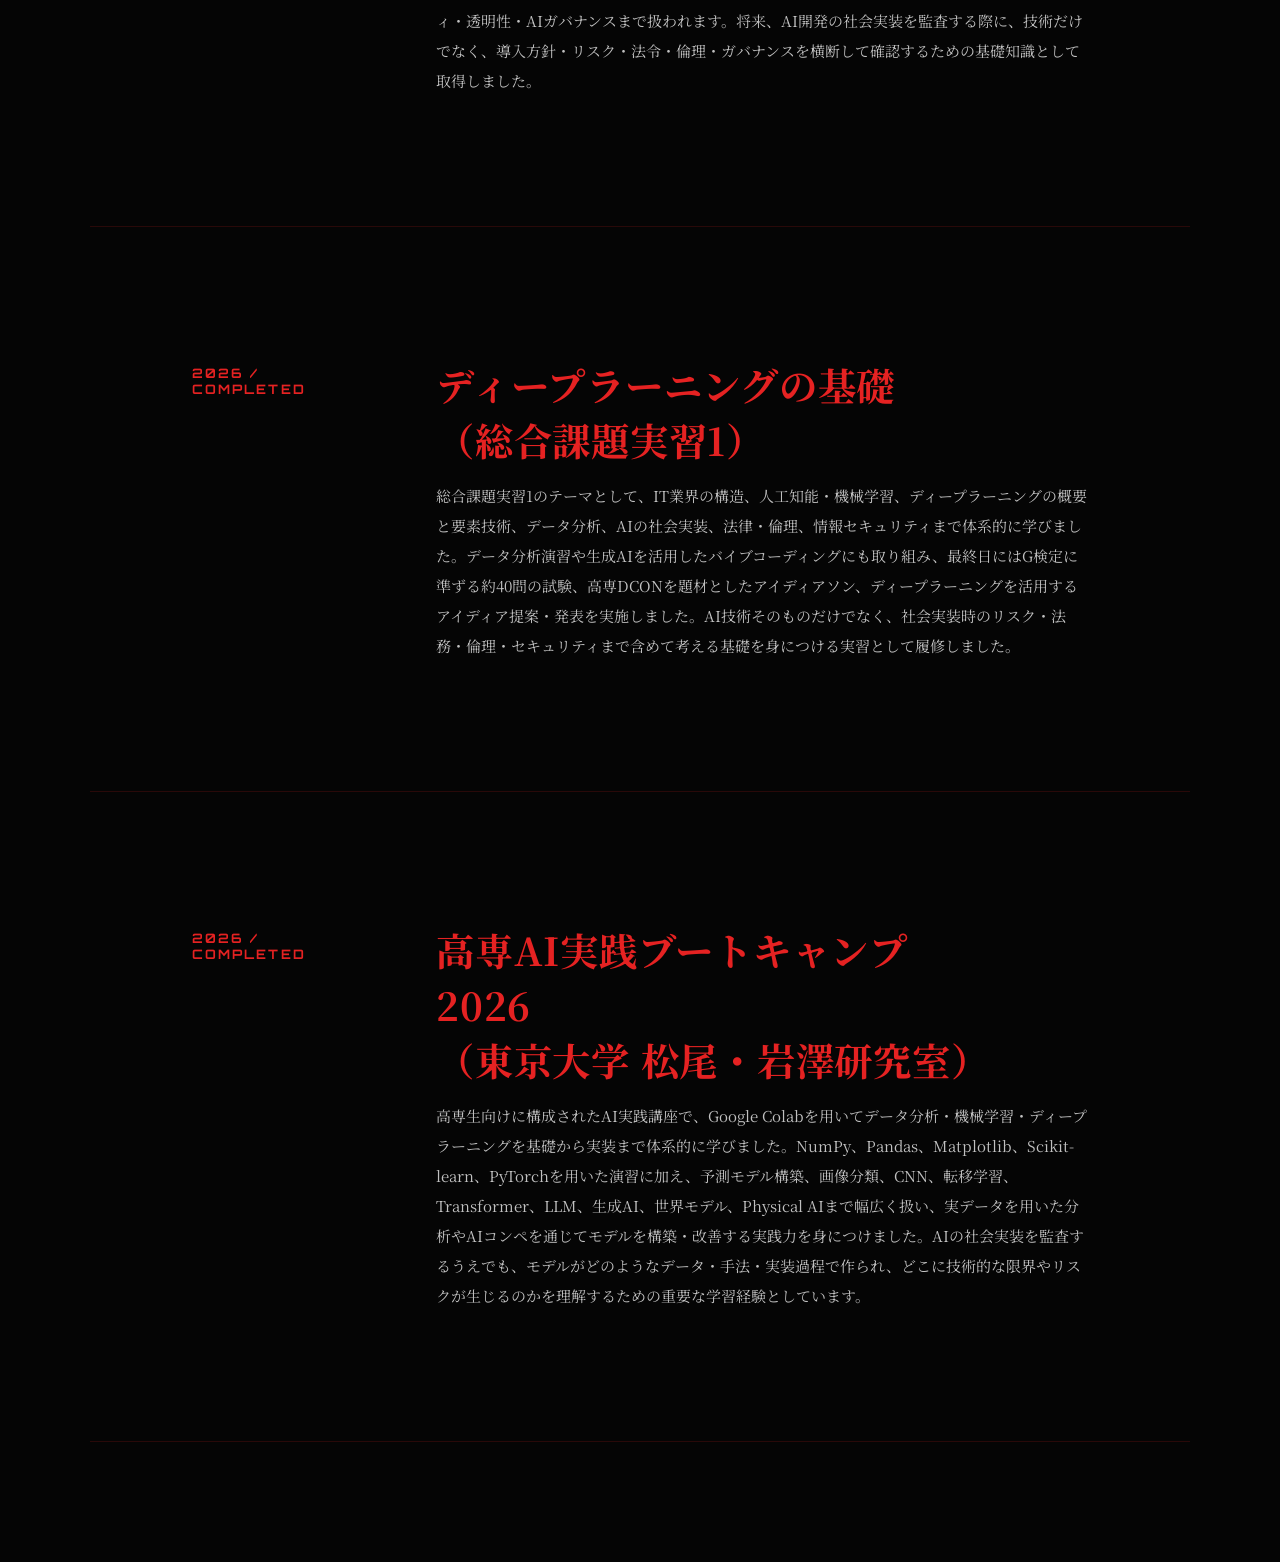
<file: certification.html>
<!DOCTYPE html>
<html lang="ja">
<head>
  <meta charset="UTF-8">
  <meta name="viewport" content="width=device-width, initial-scale=1.0">
  <title>CERTIFICATION｜LEON INABA</title>
  <link rel="preconnect" href="https://fonts.googleapis.com">
  <link rel="preconnect" href="https://fonts.gstatic.com" crossorigin>
  <link href="https://fonts.googleapis.com/css2?family=Noto+Serif+JP:wght@400;500;600;700;800;900&family=Orbitron:wght@500;600;700;800;900&display=swap" rel="stylesheet">
  <link rel="stylesheet" href="style.css?v=20260903-0615">
  <link rel="stylesheet" href="japanese-theme.css?v=20260903-0615">
  <style>
    .cert-page {
      min-height: 100vh;
      padding: 150px 7vw 120px;
      position: relative;
      z-index: 2;
    }

    .cert-title {
      margin: 0 0 16px;
      color: var(--red);
      font-family: "Orbitron", sans-serif;
      font-size: clamp(42px, 6.5vw, 88px);
      font-weight: 800;
      letter-spacing: 0.07em;
    }

    .cert-lead {
      max-width: 820px;
      margin: 0 0 82px;
      color: var(--white);
      line-height: 2;
      opacity: 0.8;
    }

    .cert-list {
      max-width: 1100px;
      margin: 0 auto;
      border-bottom: 1px solid rgba(229,34,34,0.16);
    }

    .cert-item {
      display: grid;
      grid-template-columns: 180px 1fr;
      gap: clamp(28px, 5vw, 72px);
      padding: 54px 0;
      border-top: 1px solid rgba(229,34,34,0.16);
      align-items: start;
      position: relative;
      overflow: hidden;
    }

    .cert-item::before {
      content: "";
      position: absolute;
      top: -1px;
      left: 0;
      width: 0;
      height: 1px;
      background: var(--red);
      opacity: 0.72;
      transition: width 0.9s cubic-bezier(0.22, 1, 0.36, 1);
    }

    .cert-item.is-visible::before {
      width: 100%;
    }

    .cert-status {
      color: var(--red);
      font-family: "Orbitron", sans-serif;
      font-size: 13px;
      font-weight: 700;
      letter-spacing: 0.16em;
      padding-top: 8px;
    }

    .cert-copy h2 {
      margin: 0 0 14px;
      color: var(--red);
      font-family: "Noto Serif JP", "Yu Mincho", "Hiragino Mincho ProN", serif;
      font-size: clamp(26px, 3vw, 40px);
      font-weight: 700;
      letter-spacing: 0.02em;
    }

    .cert-copy p {
      margin: 0;
      color: var(--white);
      font-size: 15px;
      line-height: 2;
      opacity: 0.8;
    }

    .motion-ready .cert-item .cert-status,
    .motion-ready .cert-item .cert-copy {
      opacity: 0;
      will-change: transform, opacity;
    }

    .motion-ready .cert-item .cert-status {
      transform: translateX(-28px);
      transition: opacity 0.58s ease, transform 0.74s cubic-bezier(0.22, 1, 0.36, 1);
    }

    .motion-ready .cert-item .cert-copy {
      transform: translateY(34px);
      transition: opacity 0.72s ease 0.1s, transform 0.86s cubic-bezier(0.22, 1, 0.36, 1) 0.1s;
    }

    .motion-ready .cert-item.is-visible .cert-status,
    .motion-ready .cert-item.is-visible .cert-copy {
      opacity: 1;
      transform: none;
    }

    .motion-ready .cert-item.is-visible .cert-copy h2 {
      animation: certTitleSettle 0.7s cubic-bezier(0.22, 1, 0.36, 1) both;
    }

    @keyframes certTitleSettle {
      0% { letter-spacing: 0.07em; opacity: 0.55; }
      100% { letter-spacing: 0.02em; opacity: 1; }
    }

    nav a.active {
      color: var(--red-bright);
      text-shadow: 0 0 10px rgba(229,34,34,0.45);
    }

    header .logo {
      color: var(--white) !important;
      text-shadow: none !important;
    }

    header .logo span {
      color: var(--red) !important;
    }

    header nav a,
    header nav a.active {
      color: var(--white) !important;
      text-shadow: none !important;
    }

    header nav a:hover,
    header nav a.active:hover {
      color: var(--red-bright) !important;
    }

    @media (max-width: 760px) {
      .cert-page { padding: 130px 7vw 90px; }
      .cert-lead { margin-bottom: 52px; }
      .cert-item {
        grid-template-columns: 1fr;
        gap: 12px;
        padding: 42px 0;
      }
      .cert-status { padding-top: 0; }
    }

    @media (prefers-reduced-motion: reduce) {
      .cert-item::before { width: 100%; transition: none; }
      .motion-ready .cert-item .cert-status,
      .motion-ready .cert-item .cert-copy {
        opacity: 1;
        transform: none;
        transition: none;
      }
      .motion-ready .cert-item.is-visible .cert-copy h2 {
        animation: none;
      }
    }
  </style>
</head>
<body>
  <div class="background" aria-hidden="true">
    <div class="grid"></div>
    <div class="glow glow-1"></div>
    <div class="glow glow-2"></div>
  </div>

  <header>
    <a href="index.html" class="logo"><span>Le</span>PORTFOLIO<span>.</span></a>
    <nav>
      <a href="skill.html">SKILL</a>
      <a href="index.html#activity">BLOG</a>
      <a href="certification.html" class="active">CERTIFICATION</a>
      <a href="index.html#research">RESEARCH</a>
      <a href="career.html">CAREER</a>
    </nav>
  </header>

  <main class="cert-page">
    <h1 class="cert-title">CERTIFICATION</h1>
    <p class="cert-lead">将来、AI開発を社会へ実装する際の安全性・信頼性・技術的妥当性を監査できるための知識を身に着けるための合格した資格や修了した講習などを紹介します。</p>

    <div class="cert-list">
      <section class="cert-item">
        <div class="cert-status">2026 / PASSED</div>
        <div class="cert-copy">
          <h2>生成AIパスポート（GUGA）</h2>
          <p>生成AIの仕組みや活用方法だけでなく、情報漏洩・権利侵害などのリスクや、安全に利用するための法律まで体系的に学ぶために取得しました。将来、AIの社会実装を監査する立場で、技術の有用性だけでなく、利用時のリスクやガバナンスまで確認するための基礎としています。また、時間の流れが経つにつれて生成AIの認識が突然変わる時代であり、最新のAIリテラシーやシラバス改訂内容の習得を証明するための資格更新テストも定期的に受験する予定です。</p>
        </div>
      </section>

      <section class="cert-item">
        <div class="cert-status">2026 / PASSED</div>
        <div class="cert-copy">
          <h2>基本情報技術者試験（IPA）</h2>
          <p>AIだけを個別に見るのではなく、その土台となるシステムやソフトウェアを理解するために、IT全般の基礎に加えてシステムの企画・要件定義、設計・開発・運用、プログラミング、情報セキュリティまで学ぶことで、将来AIを社会実装する際に、モデルだけでなくシステム全体を技術面から確認・監査するために取得しました。</p>
        </div>
      </section>

      <section class="cert-item">
        <div class="cert-status">2026 / PASSED</div>
        <div class="cert-copy">
          <h2>G検定（JDLA）</h2>
          <p>AIの社会実装をどのように進めるかまで体系的に理解するため、データの収集・加工・分析・学習に加え、個人情報保護法・著作権法などの法務、プライバシー・公平性・安全性・セキュリティ・透明性・AIガバナンスまで扱われます。将来、AI開発の社会実装を監査する際に、技術だけでなく、導入方針・リスク・法令・倫理・ガバナンスを横断して確認するための基礎知識として取得しました。</p>
        </div>
      </section>

      <section class="cert-item">
        <div class="cert-status">2026 / COMPLETED</div>
        <div class="cert-copy">
          <h2>ディープラーニングの基礎<br>（総合課題実習1）</h2>
          <p>総合課題実習1のテーマとして、IT業界の構造、人工知能・機械学習、ディープラーニングの概要と要素技術、データ分析、AIの社会実装、法律・倫理、情報セキュリティまで体系的に学びました。データ分析演習や生成AIを活用したバイブコーディングにも取り組み、最終日にはG検定に準ずる約40問の試験、高専DCONを題材としたアイディアソン、ディープラーニングを活用するアイディア提案・発表を実施しました。AI技術そのものだけでなく、社会実装時のリスク・法務・倫理・セキュリティまで含めて考える基礎を身につける実習として履修しました。</p>
        </div>
      </section>

      <section class="cert-item">
        <div class="cert-status">2026 / COMPLETED</div>
        <div class="cert-copy">
          <h2>高専AI実践ブートキャンプ<br>2026<br>（東京大学 松尾・岩澤研究室）</h2>
          <p>高専生向けに構成されたAI実践講座で、Google Colabを用いてデータ分析・機械学習・ディープラーニングを基礎から実装まで体系的に学びました。NumPy、Pandas、Matplotlib、Scikit-learn、PyTorchを用いた演習に加え、予測モデル構築、画像分類、CNN、転移学習、Transformer、LLM、生成AI、世界モデル、Physical AIまで幅広く扱い、実データを用いた分析やAIコンペを通じてモデルを構築・改善する実践力を身につけました。AIの社会実装を監査するうえでも、モデルがどのようなデータ・手法・実装過程で作られ、どこに技術的な限界やリスクが生じるのかを理解するための重要な学習経験としています。</p>
        </div>
      </section>
    </div>
  </main>

  <script>
    (() => {
      const reduceMotion = window.matchMedia('(prefers-reduced-motion: reduce)').matches;
      const items = [...document.querySelectorAll('.cert-item')];

      if (!reduceMotion) document.documentElement.classList.add('motion-ready');

      if (reduceMotion || !('IntersectionObserver' in window)) {
        items.forEach((item) => item.classList.add('is-visible'));
        return;
      }

      const observer = new IntersectionObserver((entries) => {
        entries.forEach((entry) => {
          if (!entry.isIntersecting) return;
          entry.target.classList.add('is-visible');
          observer.unobserve(entry.target);
        });
      }, {
        threshold: 0.22,
        rootMargin: '0px 0px -8% 0px'
      });

      items.forEach((item) => observer.observe(item));
    })();
  </script>
</body>
</html>
</file>
<file: style.css>
/* ========================================
   VARIABLES
======================================== */

:root {
  --black: #050505;
  --black-light: #0a0a0a;
  --panel: #0d0d0d;
  --panel-light: #121212;

  --red: #e52222;
  --red-bright: #ff3030;

  --white: #f1f1f1;
  --gray: #777;
  --gray-dark: #333;

  --red-border: rgba(229, 34, 34, 0.28);
}


/* ========================================
   RESET
======================================== */

* {
  margin: 0;
  padding: 0;
  box-sizing: border-box;
}

html {
  scroll-behavior: smooth;
}

body {
  min-height: 100vh;

  background: var(--black);
  color: var(--white);

  font-family:
    "Inter",
    "Noto Sans JP",
    sans-serif;

  overflow-x: hidden;
}


/* ========================================
   BACKGROUND
======================================== */

.background {
  position: fixed;
  inset: 0;

  pointer-events: none;

  overflow: hidden;

  z-index: -1;
}


/* 薄いグリッド */

.grid {
  position: absolute;
  inset: 0;

  background-image:

    linear-gradient(
      rgba(229, 34, 34, 0.035) 1px,
      transparent 1px
    ),

    linear-gradient(
      90deg,
      rgba(229, 34, 34, 0.035) 1px,
      transparent 1px
    );

  background-size: 60px 60px;

  mask-image:
    linear-gradient(
      to bottom,
      rgba(0, 0, 0, 1),
      transparent 80%
    );
}


/* 赤い光 */

.glow {
  position: absolute;

  border-radius: 50%;

  filter: blur(100px);

  background: rgba(229, 34, 34, 0.1);
}


.glow-1 {
  width: 600px;
  height: 600px;

  top: -250px;
  right: -200px;
}


.glow-2 {
  width: 500px;
  height: 500px;

  left: -250px;
  top: 65vh;

  opacity: 0.4;
}


/* ========================================
   HEADER
======================================== */

header {
  width: 100%;
  height: 90px;

  position: fixed;
  top: 0;
  left: 0;

  display: flex;
  justify-content: space-between;
  align-items: center;

  padding: 0 6vw;

  z-index: 100;

  background: rgba(5, 5, 5, 0.72);

  border-bottom:
    1px solid rgba(255, 255, 255, 0.05);

  backdrop-filter: blur(16px);
}


/* Logo */

.logo {
  color: var(--white);

  text-decoration: none;

  font-size: 19px;

  font-weight: 800;

  letter-spacing: -0.04em;
}


.logo span {
  color: var(--red);
}


/* Navigation */

nav {
  display: flex;

  align-items: center;

  gap: 36px;
}


nav a {
  position: relative;

  color: #777;

  font-size: 12px;

  font-weight: 500;

  letter-spacing: 0.08em;

  text-decoration: none;

  transition: 0.25s;
}


nav a::after {
  content: "";

  position: absolute;

  left: 0;
  bottom: -8px;

  width: 0;
  height: 1px;

  background: var(--red);

  box-shadow:
    0 0 10px var(--red);

  transition: 0.25s;
}


nav a:hover {
  color: white;
}


nav a:hover::after {
  width: 100%;
}


/* ========================================
   HERO
======================================== */

.hero {
  min-height: 100vh;

  position: relative;

  display: flex;

  align-items: center;

  padding:
    140px
    8vw
    80px;

  overflow: hidden;
}


.hero-content {
  position: relative;

  z-index: 5;
}


/* Main title */

.hero h1 {
  margin: 0;

  color: var(--white);

  font-size:
    clamp(
      56px,
      9vw,
      150px
    );

  font-weight: 900;

  letter-spacing: -0.075em;

  line-height: 0.82;
}


.hero h1 span {
  color: var(--red);

  text-shadow:
    0 0 25px
    rgba(229, 34, 34, 0.22);
}


/* Subtitle */

.hero p {
  margin-top: 40px;

  color: #666;

  font-size: 13px;

  letter-spacing: 0.1em;

  font-weight: 400;
}


/* Button */

.hero-button {
  width: fit-content;

  margin-top: 42px;

  display: flex;

  align-items: center;

  gap: 40px;

  padding:
    15px
    22px;

  color: var(--white);

  border:
    1px solid
    rgba(255, 255, 255, 0.15);

  text-decoration: none;

  font-size: 13px;

  transition:
    border-color 0.25s,
    background 0.25s,
    transform 0.25s;
}


.hero-button span {
  color: var(--red);

  font-size: 17px;

  transition: transform 0.25s;
}


.hero-button:hover {
  border-color: var(--red);

  background:
    rgba(229, 34, 34, 0.04);

  transform:
    translateY(-2px);
}


.hero-button:hover span {
  transform:
    translateX(5px);
}


/* ========================================
   HERO CIRCLES
======================================== */

.hero-decoration {
  position: absolute;

  width: min(55vw, 800px);
  aspect-ratio: 1;

  right: -10vw;
  top: 50%;

  transform:
    translateY(-50%);

  opacity: 0.7;
}


.circle {
  position: absolute;

  border-radius: 50%;

  border:
    1px solid
    rgba(229, 34, 34, 0.13);
}


.circle-1 {
  inset: 0;

  animation:
    rotateCircle
    35s linear infinite;
}


.circle-2 {
  inset: 15%;

  border-color:
    rgba(229, 34, 34, 0.22);

  animation:
    rotateCircleReverse
    25s linear infinite;
}


.circle-3 {
  inset: 34%;

  border-color:
    rgba(229, 34, 34, 0.35);

  box-shadow:

    0 0 30px
    rgba(229, 34, 34, 0.05),

    inset 0 0 30px
    rgba(229, 34, 34, 0.03);
}


.circle-1::before,
.circle-2::before {
  content: "";

  position: absolute;

  width: 6px;
  height: 6px;

  border-radius: 50%;

  background: var(--red);

  box-shadow:
    0 0 15px var(--red);
}


.circle-1::before {
  left: 20%;
  top: 7%;
}


.circle-2::before {
  right: 8%;
  bottom: 25%;
}


@keyframes rotateCircle {

  from {
    transform:
      rotate(0deg);
  }

  to {
    transform:
      rotate(360deg);
  }

}


@keyframes rotateCircleReverse {

  from {
    transform:
      rotate(360deg);
  }

  to {
    transform:
      rotate(0deg);
  }

}


/* ========================================
   SCROLL LINE
======================================== */

.scroll-line {
  position: absolute;

  width: 1px;
  height: 80px;

  left: 50%;

  bottom: 0;

  background:
    linear-gradient(
      to bottom,
      var(--red),
      transparent
    );

  box-shadow:
    0 0 8px
    rgba(229, 34, 34, 0.4);
}


/* ========================================
   GENERAL SECTION
======================================== */

section:not(.hero) {
  max-width: 1400px;

  margin: auto;

  padding:
    130px
    8vw;
}


.section-heading {
  margin-bottom: 60px;
}


.section-heading h2 {
  color: var(--white);

  font-size:
    clamp(
      38px,
      5vw,
      70px
    );

  font-weight: 800;

  letter-spacing:
    -0.05em;
}


.section-heading h2 span {
  color: var(--red);
}


/* ========================================
   WORKS
======================================== */

.works-grid {
  display: grid;

  grid-template-columns:
    repeat(3, 1fr);

  gap: 20px;
}


.work-card {
  position: relative;

  min-height: 420px;

  background:
    var(--panel);

  border:
    1px solid
    rgba(255, 255, 255, 0.06);

  overflow: hidden;

  cursor: pointer;

  transition:
    transform 0.35s,
    border-color 0.35s,
    box-shadow 0.35s;
}


/* 赤い角 */

.work-card::before {
  content: "";

  position: absolute;

  top: -1px;
  left: -1px;

  width: 45px;
  height: 2px;

  z-index: 10;

  background: var(--red);

  box-shadow:
    0 0 10px
    rgba(229, 34, 34, 0.7);
}


.work-card::after {
  content: "";

  position: absolute;

  top: -1px;
  left: -1px;

  width: 2px;
  height: 45px;

  z-index: 10;

  background: var(--red);
}


/* Image area */

.work-image {
  height: 280px;

  position: relative;

  background:

    radial-gradient(
      circle at center,
      rgba(229, 34, 34, 0.08),
      transparent 60%
    ),

    #090909;
}


.work-image::after {
  content: "";

  position: absolute;

  inset: 0;

  background-image:

    linear-gradient(
      rgba(255, 255, 255, 0.025) 1px,
      transparent 1px
    ),

    linear-gradient(
      90deg,
      rgba(255, 255, 255, 0.025) 1px,
      transparent 1px
    );

  background-size:
    25px 25px;
}


/* Card content */

.work-content {
  padding:
    26px
    28px;
}


.work-content h3 {
  color: var(--white);

  font-size: 19px;

  font-weight: 600;

  margin-bottom: 9px;
}


.work-content p {
  color: #555;

  font-size: 12px;

  letter-spacing: 0.04em;
}


/* Hover */

.work-card:hover {
  transform:
    translateY(-8px);

  border-color:
    rgba(229, 34, 34, 0.35);

  box-shadow:

    0 30px 80px
    rgba(0, 0, 0, 0.6),

    0 0 40px
    rgba(229, 34, 34, 0.06);
}


.work-card:hover .work-image {
  background:

    radial-gradient(
      circle at center,
      rgba(229, 34, 34, 0.13),
      transparent 60%
    ),

    #090909;
}


/* ========================================
   ABOUT
======================================== */

.about {
  min-height: 70vh;
}


.about-box {
  width: 100%;

  min-height: 400px;

  background:
    linear-gradient(
      135deg,
      #0d0d0d,
      #080808
    );

  border:
    1px solid
    rgba(255, 255, 255, 0.06);

  border-left:
    2px solid
    var(--red);

  box-shadow:
    -10px 0 50px
    rgba(229, 34, 34, 0.025);
}


/* ========================================
   FOOTER
======================================== */

footer {
  padding:
    50px
    8vw;

  background:
    #030303;
}


.footer-line {
  height: 1px;

  width: 100%;

  background:
    linear-gradient(
      90deg,
      var(--red),
      rgba(229, 34, 34, 0.05),
      transparent
    );
}


/* ========================================
   SCAN LINE
======================================== */

body::after {
  content: "";

  position: fixed;

  inset: 0;

  z-index: 9999;

  pointer-events: none;

  background:
    repeating-linear-gradient(
      0deg,
      transparent,
      transparent 3px,
      rgba(0, 0, 0, 0.08) 3px,
      rgba(0, 0, 0, 0.08) 4px
    );
}


/* ========================================
   RESPONSIVE
======================================== */

@media (max-width: 900px) {

  header {
    padding:
      0
      24px;
  }


  nav {
    gap: 20px;
  }


  .hero {
    padding:
      120px
      24px
      80px;
  }


  .hero-decoration {
    width: 700px;

    opacity: 0.35;

    right: -450px;
  }


  section:not(.hero) {
    padding:
      100px
      24px;
  }


  .works-grid {
    grid-template-columns:
      1fr;
  }


  .work-card {
    min-height: 350px;
  }

}


@media (max-width: 600px) {

  header {
    height: 70px;
  }


  nav a {
    display: none;
  }


  .hero h1 {
    font-size:
      clamp(
        48px,
        16vw,
        80px
      );
  }


  .hero p {
    font-size: 11px;
  }


  .hero-decoration {
    right: -520px;
  }

}
</file>
<file: japanese-theme.css>
/* 日本語・明朝体テーマ上書き */

body {
  font-family: "Noto Serif JP", "Yu Mincho", "Hiragino Mincho ProN", serif;
  color: var(--white);
}

.logo,
nav a,
.hero-button,
.hero p,
.work-content p,
.about-box p {
  font-family: "Noto Serif JP", "Yu Mincho", "Hiragino Mincho ProN", serif;
}

.logo {
  position: relative;
  display: inline-block;
  padding: 8px 12px;
  overflow: hidden;
  letter-spacing: 0.08em;
  word-spacing: 0.72em;
  background: none !important;
  transition: none;
}

.logo:hover {
  background: none !important;
}

header .logo:hover {
  color: var(--white) !important;
  text-shadow: none !important;
}

header .logo:hover span {
  color: var(--red) !important;
  text-shadow: none !important;
}

/* トピック・タイトルは赤 */
.hero h1,
.hero h1 span,
.section-heading h2,
.work-content h3 {
  color: var(--red);
}

/* ヒーロー見出しだけサイバー風 */
.hero h1,
.hero h1 span {
  font-family: "Orbitron", sans-serif;
}

.hero h1 {
  position: relative;
  display: inline-flex;
  flex-direction: column;
  align-items: flex-start;
  gap: 0.03em;
  font-size: clamp(44px, 6.2vw, 96px);
  font-weight: 800;
  line-height: 0.92;
  letter-spacing: 0.04em;
  text-transform: uppercase;
  color: var(--red);
  text-shadow: 0 0 22px rgba(229, 34, 34, 0.16);
}

.hero-line {
  display: block;
  color: var(--red);
}

.hero-line-white {
  color: #fff !important;
  text-shadow: none;
}

/* 文章は白 */
.hero p,
.work-content p,
.about-box p {
  color: var(--white);
}

.hero p {
  max-width: 680px;
  font-size: 15px;
  line-height: 2;
  letter-spacing: 0.04em;
  opacity: 0.88;
}

.section-heading h2 {
  font-family: "Noto Serif JP", "Yu Mincho", "Hiragino Mincho ProN", serif;
  font-weight: 800;
  letter-spacing: -0.03em;
}

.work-content h3 {
  font-family: "Noto Serif JP", "Yu Mincho", "Hiragino Mincho ProN", serif;
  font-size: 22px;
  font-weight: 700;
}

.work-content p {
  font-size: 13px;
  line-height: 1.9;
  letter-spacing: 0.02em;
  opacity: 0.82;
}

.about-box {
  padding: 48px;
  display: flex;
  align-items: center;
}

.about-box p {
  max-width: 760px;
  margin: 0;
  font-size: 16px;
  line-height: 2.1;
  opacity: 0.9;
}

/* ナビゲーション：赤文字・明朝体・英大文字 */
nav a {
  color: var(--red);
  font-family: "Noto Serif JP", "Yu Mincho", "Hiragino Mincho ProN", serif;
  font-size: 14px;
  font-weight: 700;
  letter-spacing: 0.12em;
  text-transform: uppercase;
}

nav a:hover {
  color: var(--red-bright);
  text-shadow: 0 0 10px rgba(229, 34, 34, 0.45);
}

.hero-button {
  color: var(--white);
}

/* HEADER — 上側は何も出さず、下側の固定赤線だけ残す */
header {
  overflow: hidden;
  border-top: 0 !important;
  border-bottom: 1px solid rgba(229, 34, 34, 0.38) !important;
  outline: 0 !important;
  box-shadow: none;
}

header::before,
header::after {
  content: none !important;
  display: none !important;
  background: none !important;
  border: 0 !important;
  box-shadow: none !important;
  animation: none !important;
}

@media (max-width: 600px) {
  .hero h1 {
    font-size: clamp(30px, 9vw, 46px);
  }

  .about-box {
    padding: 28px;
  }
}
</file>
<file: ウェブ作成テストサイトファイル/style.css>
/* ========================================
   VARIABLES
======================================== */

:root {
  --black: #050505;
  --black-light: #0a0a0a;
  --panel: #0d0d0d;
  --panel-light: #121212;

  --red: #e52222;
  --red-bright: #ff3030;

  --white: #f1f1f1;
  --gray: #777;
  --gray-dark: #333;

  --red-border: rgba(229, 34, 34, 0.28);
}


/* ========================================
   RESET
======================================== */

* {
  margin: 0;
  padding: 0;
  box-sizing: border-box;
}

html {
  scroll-behavior: smooth;
}

body {
  min-height: 100vh;

  background: var(--black);
  color: var(--white);

  font-family:
    "Inter",
    "Noto Sans JP",
    sans-serif;

  overflow-x: hidden;
}


/* ========================================
   BACKGROUND
======================================== */

.background {
  position: fixed;
  inset: 0;

  pointer-events: none;

  overflow: hidden;

  z-index: -1;
}


/* 薄いグリッド */

.grid {
  position: absolute;
  inset: 0;

  background-image:

    linear-gradient(
      rgba(229, 34, 34, 0.035) 1px,
      transparent 1px
    ),

    linear-gradient(
      90deg,
      rgba(229, 34, 34, 0.035) 1px,
      transparent 1px
    );

  background-size: 60px 60px;

  mask-image:
    linear-gradient(
      to bottom,
      rgba(0, 0, 0, 1),
      transparent 80%
    );
}


/* 赤い光 */

.glow {
  position: absolute;

  border-radius: 50%;

  filter: blur(100px);

  background: rgba(229, 34, 34, 0.1);
}


.glow-1 {
  width: 600px;
  height: 600px;

  top: -250px;
  right: -200px;
}


.glow-2 {
  width: 500px;
  height: 500px;

  left: -250px;
  top: 65vh;

  opacity: 0.4;
}


/* ========================================
   HEADER
======================================== */

header {
  width: 100%;
  height: 90px;

  position: fixed;
  top: 0;
  left: 0;

  display: flex;
  justify-content: space-between;
  align-items: center;

  padding: 0 6vw;

  z-index: 100;

  background: rgba(5, 5, 5, 0.72);

  border-bottom:
    1px solid rgba(255, 255, 255, 0.05);

  backdrop-filter: blur(16px);
}


/* Logo */

.logo {
  color: var(--white);

  text-decoration: none;

  font-size: 19px;

  font-weight: 800;

  letter-spacing: -0.04em;
}


.logo span {
  color: var(--red);
}


/* Navigation */

nav {
  display: flex;

  align-items: center;

  gap: 36px;
}


nav a {
  position: relative;

  color: #777;

  font-size: 12px;

  font-weight: 500;

  letter-spacing: 0.08em;

  text-decoration: none;

  transition: 0.25s;
}


nav a::after {
  content: "";

  position: absolute;

  left: 0;
  bottom: -8px;

  width: 0;
  height: 1px;

  background: var(--red);

  box-shadow:
    0 0 10px var(--red);

  transition: 0.25s;
}


nav a:hover {
  color: white;
}


nav a:hover::after {
  width: 100%;
}


/* ========================================
   HERO
======================================== */

.hero {
  min-height: 100vh;

  position: relative;

  display: flex;

  align-items: center;

  padding:
    140px
    8vw
    80px;

  overflow: hidden;
}


.hero-content {
  position: relative;

  z-index: 5;
}


/* Main title */

.hero h1 {
  margin: 0;

  color: var(--white);

  font-size:
    clamp(
      56px,
      9vw,
      150px
    );

  font-weight: 900;

  letter-spacing: -0.075em;

  line-height: 0.82;
}


.hero h1 span {
  color: var(--red);

  text-shadow:
    0 0 25px
    rgba(229, 34, 34, 0.22);
}


/* Subtitle */

.hero p {
  margin-top: 40px;

  color: #666;

  font-size: 13px;

  letter-spacing: 0.1em;

  font-weight: 400;
}


/* Button */

.hero-button {
  width: fit-content;

  margin-top: 42px;

  display: flex;

  align-items: center;

  gap: 40px;

  padding:
    15px
    22px;

  color: var(--white);

  border:
    1px solid
    rgba(255, 255, 255, 0.15);

  text-decoration: none;

  font-size: 13px;

  transition:
    border-color 0.25s,
    background 0.25s,
    transform 0.25s;
}


.hero-button span {
  color: var(--red);

  font-size: 17px;

  transition: transform 0.25s;
}


.hero-button:hover {
  border-color: var(--red);

  background:
    rgba(229, 34, 34, 0.04);

  transform:
    translateY(-2px);
}


.hero-button:hover span {
  transform:
    translateX(5px);
}


/* ========================================
   HERO CIRCLES
======================================== */

.hero-decoration {
  position: absolute;

  width: min(55vw, 800px);
  aspect-ratio: 1;

  right: -10vw;
  top: 50%;

  transform:
    translateY(-50%);

  opacity: 0.7;
}


.circle {
  position: absolute;

  border-radius: 50%;

  border:
    1px solid
    rgba(229, 34, 34, 0.13);
}


.circle-1 {
  inset: 0;

  animation:
    rotateCircle
    35s linear infinite;
}


.circle-2 {
  inset: 15%;

  border-color:
    rgba(229, 34, 34, 0.22);

  animation:
    rotateCircleReverse
    25s linear infinite;
}


.circle-3 {
  inset: 34%;

  border-color:
    rgba(229, 34, 34, 0.35);

  box-shadow:

    0 0 30px
    rgba(229, 34, 34, 0.05),

    inset 0 0 30px
    rgba(229, 34, 34, 0.03);
}


.circle-1::before,
.circle-2::before {
  content: "";

  position: absolute;

  width: 6px;
  height: 6px;

  border-radius: 50%;

  background: var(--red);

  box-shadow:
    0 0 15px var(--red);
}


.circle-1::before {
  left: 20%;
  top: 7%;
}


.circle-2::before {
  right: 8%;
  bottom: 25%;
}


@keyframes rotateCircle {

  from {
    transform:
      rotate(0deg);
  }

  to {
    transform:
      rotate(360deg);
  }

}


@keyframes rotateCircleReverse {

  from {
    transform:
      rotate(360deg);
  }

  to {
    transform:
      rotate(0deg);
  }

}


/* ========================================
   SCROLL LINE
======================================== */

.scroll-line {
  position: absolute;

  width: 1px;
  height: 80px;

  left: 50%;

  bottom: 0;

  background:
    linear-gradient(
      to bottom,
      var(--red),
      transparent
    );

  box-shadow:
    0 0 8px
    rgba(229, 34, 34, 0.4);
}


/* ========================================
   GENERAL SECTION
======================================== */

section:not(.hero) {
  max-width: 1400px;

  margin: auto;

  padding:
    130px
    8vw;
}


.section-heading {
  margin-bottom: 60px;
}


.section-heading h2 {
  color: var(--white);

  font-size:
    clamp(
      38px,
      5vw,
      70px
    );

  font-weight: 800;

  letter-spacing:
    -0.05em;
}


.section-heading h2 span {
  color: var(--red);
}


/* ========================================
   WORKS
======================================== */

.works-grid {
  display: grid;

  grid-template-columns:
    repeat(3, 1fr);

  gap: 20px;
}


.work-card {
  position: relative;

  min-height: 420px;

  background:
    var(--panel);

  border:
    1px solid
    rgba(255, 255, 255, 0.06);

  overflow: hidden;

  cursor: pointer;

  transition:
    transform 0.35s,
    border-color 0.35s,
    box-shadow 0.35s;
}


/* 赤い角 */

.work-card::before {
  content: "";

  position: absolute;

  top: -1px;
  left: -1px;

  width: 45px;
  height: 2px;

  z-index: 10;

  background: var(--red);

  box-shadow:
    0 0 10px
    rgba(229, 34, 34, 0.7);
}


.work-card::after {
  content: "";

  position: absolute;

  top: -1px;
  left: -1px;

  width: 2px;
  height: 45px;

  z-index: 10;

  background: var(--red);
}


/* Image area */

.work-image {
  height: 280px;

  position: relative;

  background:

    radial-gradient(
      circle at center,
      rgba(229, 34, 34, 0.08),
      transparent 60%
    ),

    #090909;
}


.work-image::after {
  content: "";

  position: absolute;

  inset: 0;

  background-image:

    linear-gradient(
      rgba(255, 255, 255, 0.025) 1px,
      transparent 1px
    ),

    linear-gradient(
      90deg,
      rgba(255, 255, 255, 0.025) 1px,
      transparent 1px
    );

  background-size:
    25px 25px;
}


/* Card content */

.work-content {
  padding:
    26px
    28px;
}


.work-content h3 {
  color: var(--white);

  font-size: 19px;

  font-weight: 600;

  margin-bottom: 9px;
}


.work-content p {
  color: #555;

  font-size: 12px;

  letter-spacing: 0.04em;
}


/* Hover */

.work-card:hover {
  transform:
    translateY(-8px);

  border-color:
    rgba(229, 34, 34, 0.35);

  box-shadow:

    0 30px 80px
    rgba(0, 0, 0, 0.6),

    0 0 40px
    rgba(229, 34, 34, 0.06);
}


.work-card:hover .work-image {
  background:

    radial-gradient(
      circle at center,
      rgba(229, 34, 34, 0.13),
      transparent 60%
    ),

    #090909;
}


/* ========================================
   ABOUT
======================================== */

.about {
  min-height: 70vh;
}


.about-box {
  width: 100%;

  min-height: 400px;

  background:
    linear-gradient(
      135deg,
      #0d0d0d,
      #080808
    );

  border:
    1px solid
    rgba(255, 255, 255, 0.06);

  border-left:
    2px solid
    var(--red);

  box-shadow:
    -10px 0 50px
    rgba(229, 34, 34, 0.025);
}


/* ========================================
   FOOTER
======================================== */

footer {
  padding:
    50px
    8vw;

  background:
    #030303;
}


.footer-line {
  height: 1px;

  width: 100%;

  background:
    linear-gradient(
      90deg,
      var(--red),
      rgba(229, 34, 34, 0.05),
      transparent
    );
}


/* ========================================
   SCAN LINE
======================================== */

body::after {
  content: "";

  position: fixed;

  inset: 0;

  z-index: 9999;

  pointer-events: none;

  background:
    repeating-linear-gradient(
      0deg,
      transparent,
      transparent 3px,
      rgba(0, 0, 0, 0.08) 3px,
      rgba(0, 0, 0, 0.08) 4px
    );
}


/* ========================================
   RESPONSIVE
======================================== */

@media (max-width: 900px) {

  header {
    padding:
      0
      24px;
  }


  nav {
    gap: 20px;
  }


  .hero {
    padding:
      120px
      24px
      80px;
  }


  .hero-decoration {
    width: 700px;

    opacity: 0.35;

    right: -450px;
  }


  section:not(.hero) {
    padding:
      100px
      24px;
  }


  .works-grid {
    grid-template-columns:
      1fr;
  }


  .work-card {
    min-height: 350px;
  }

}


@media (max-width: 600px) {

  header {
    height: 70px;
  }


  nav a {
    display: none;
  }


  .hero h1 {
    font-size:
      clamp(
        48px,
        16vw,
        80px
      );
  }


  .hero p {
    font-size: 11px;
  }


  .hero-decoration {
    right: -520px;
  }

}
</file>
